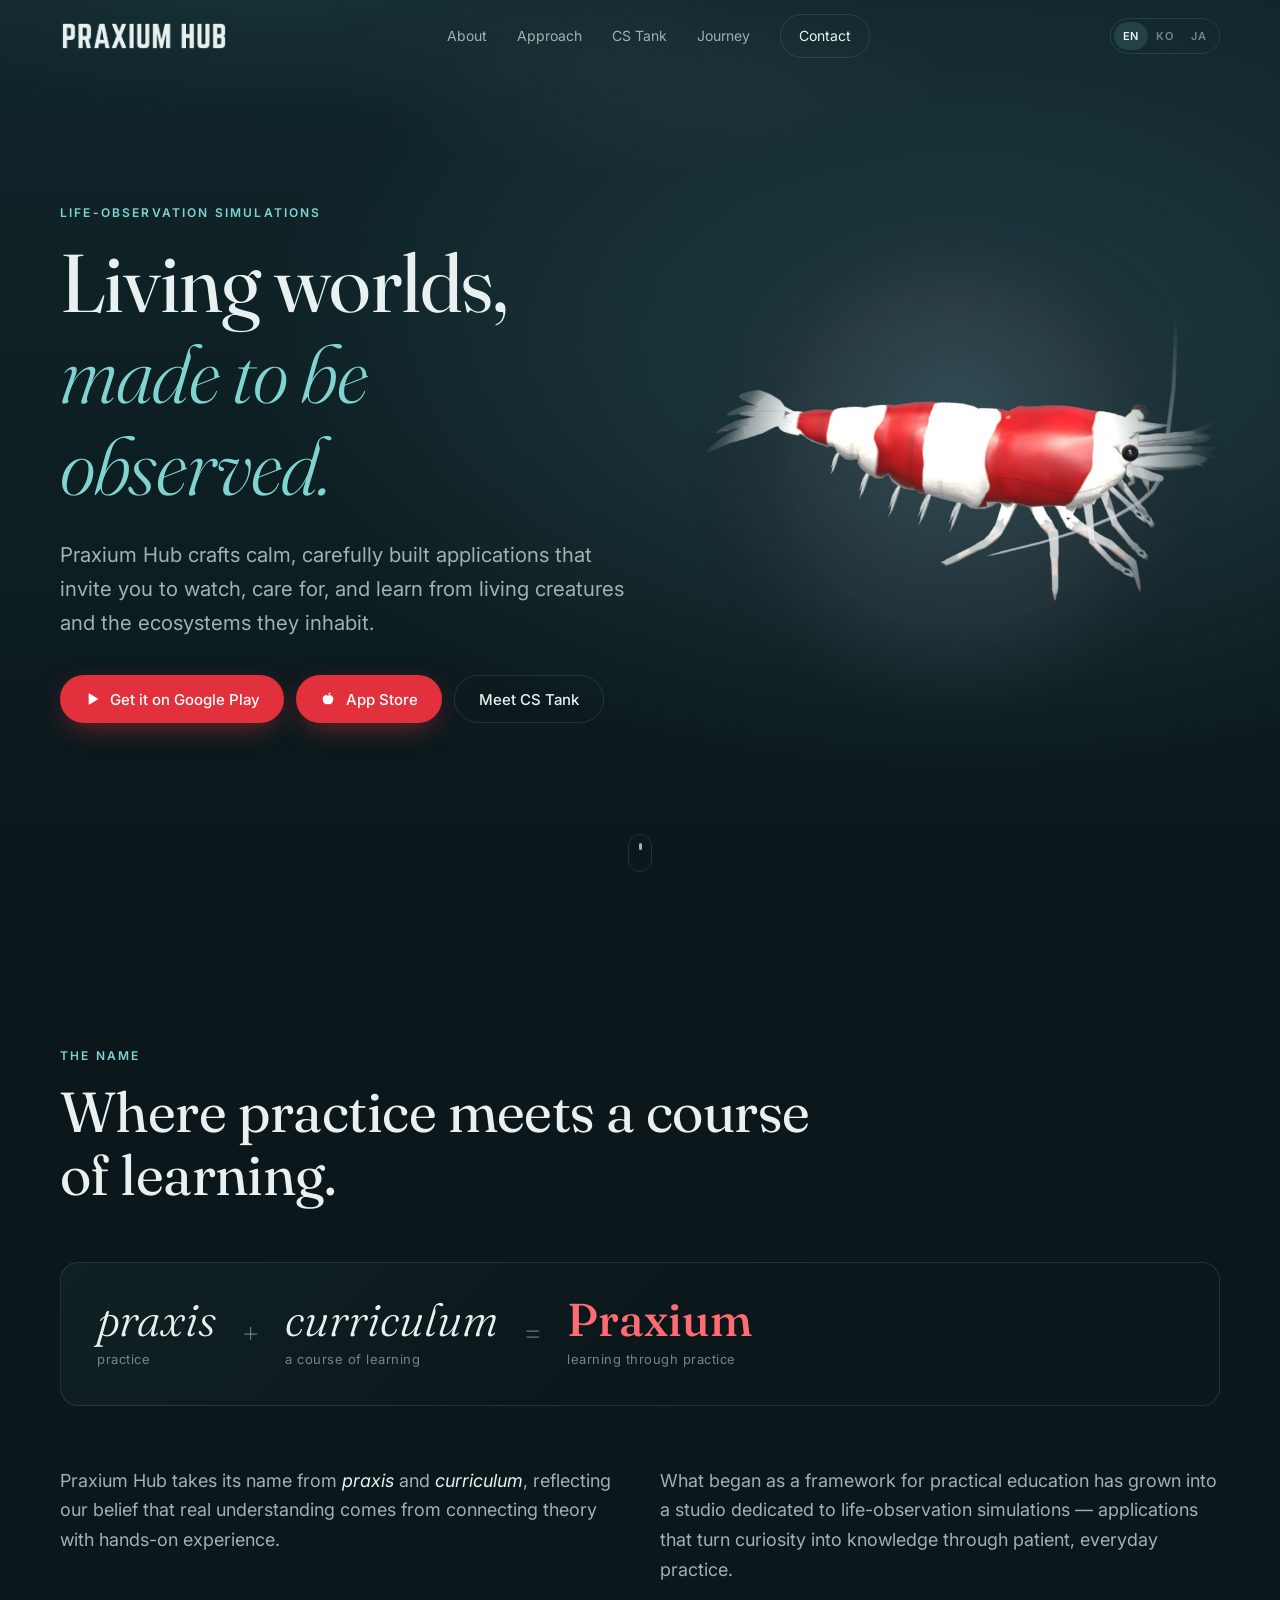
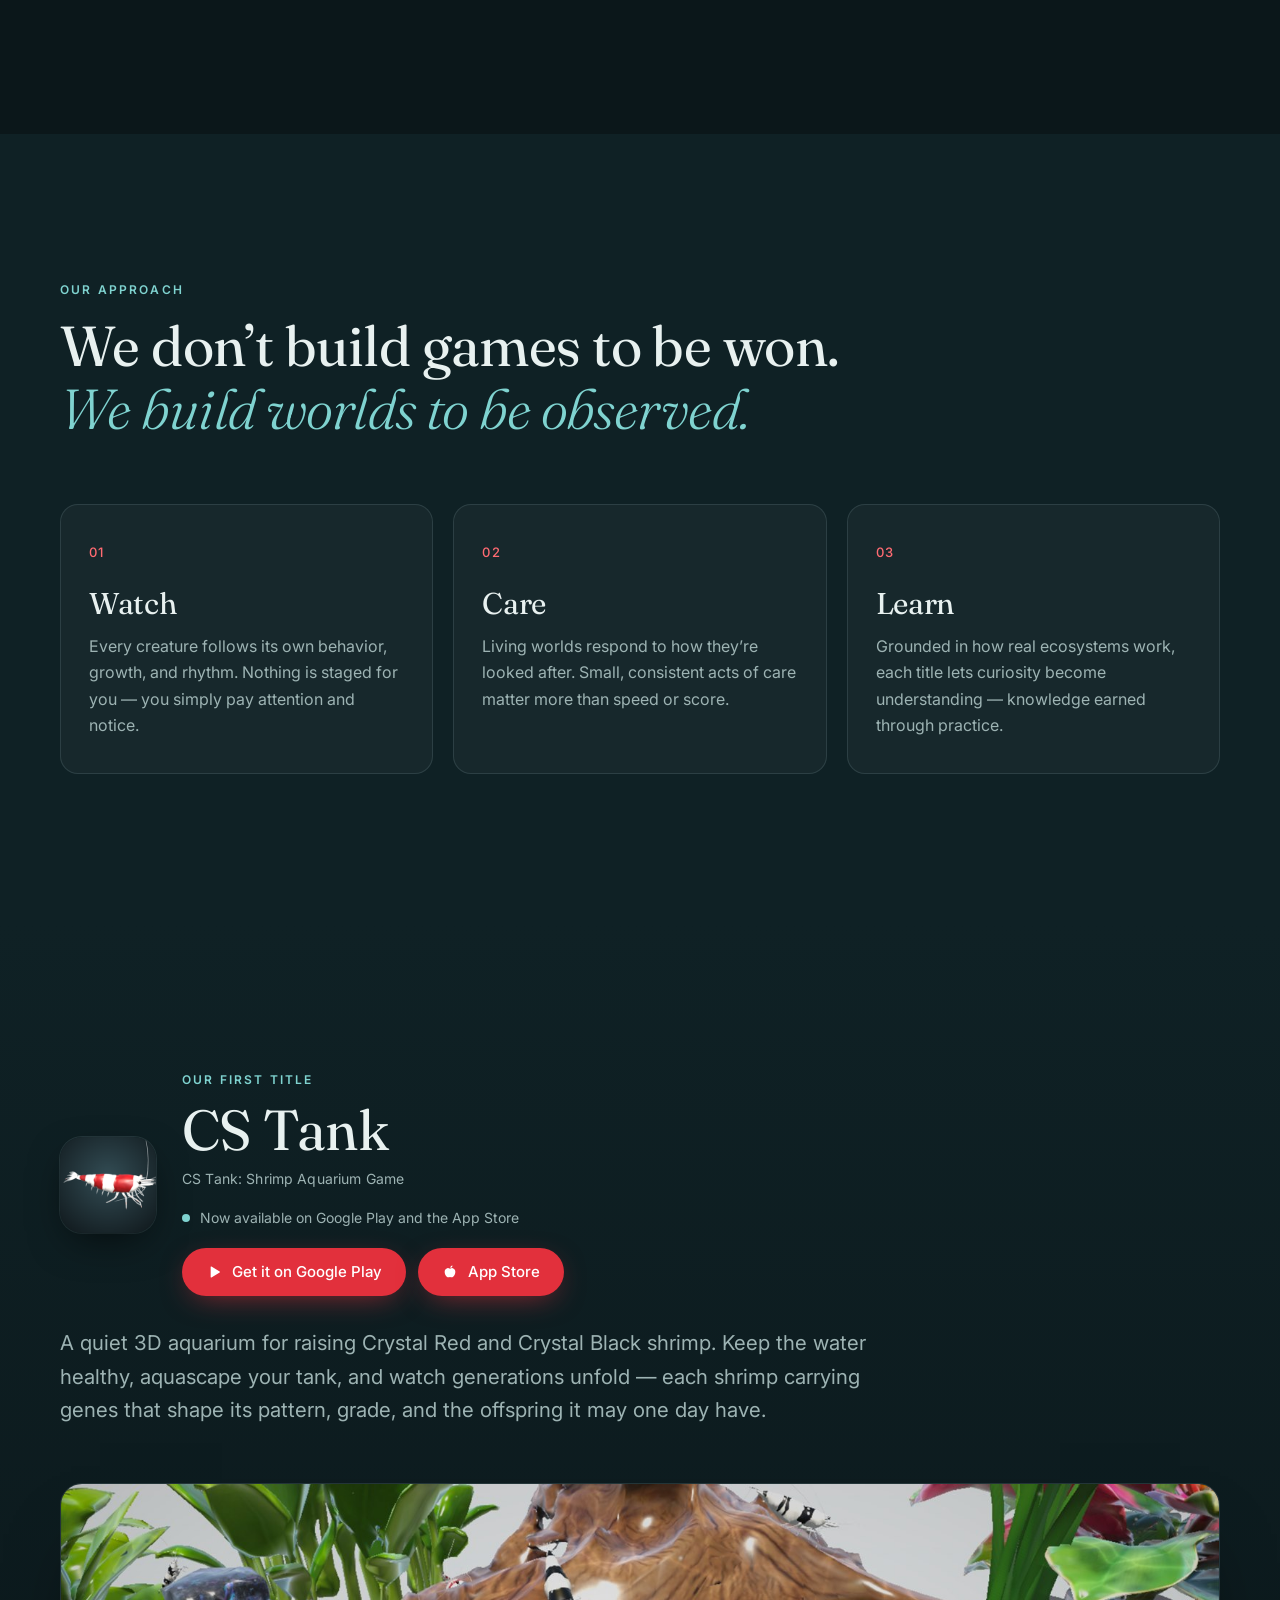
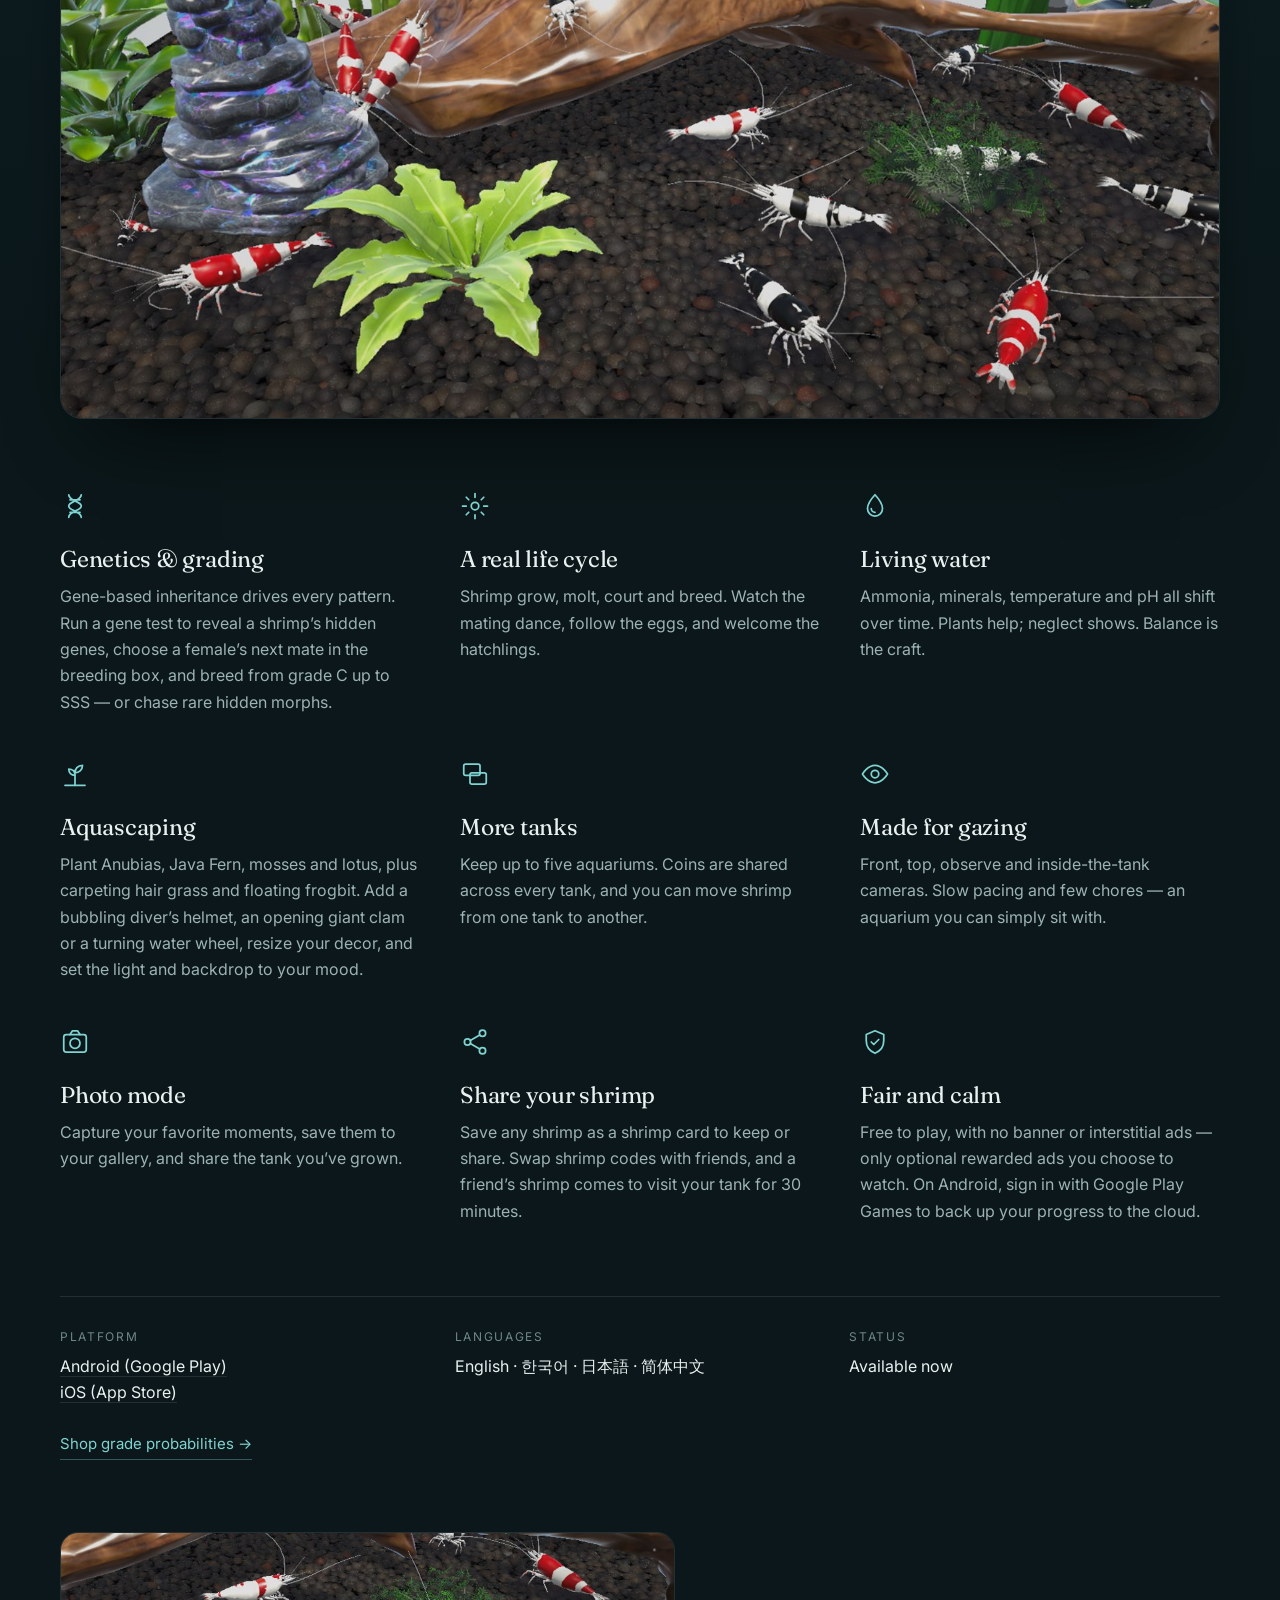
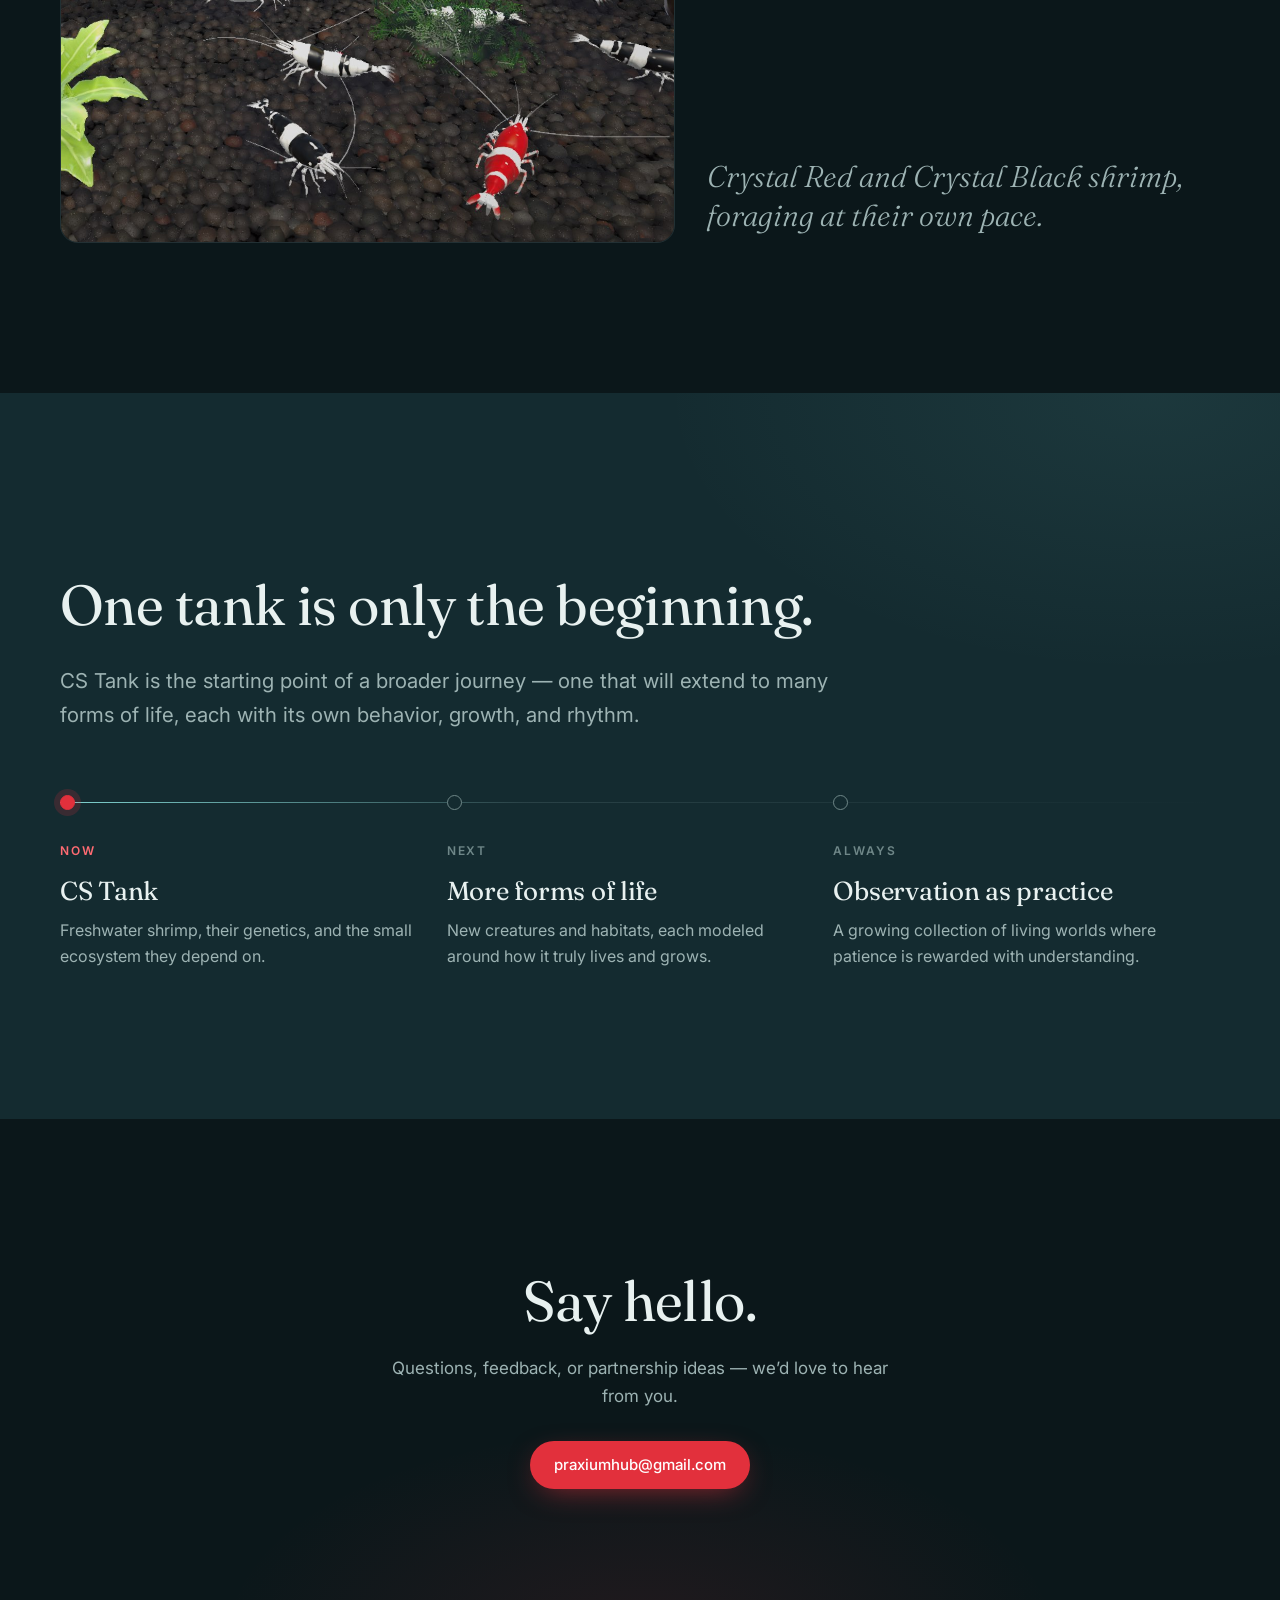
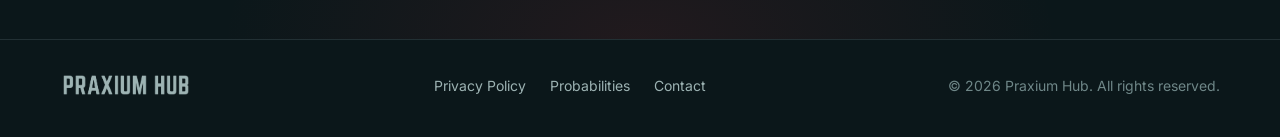
<file: index.html>
<!doctype html>
<html lang="en">
<head>
  <meta charset="utf-8">
  <meta name="viewport" content="width=device-width, initial-scale=1">
  <script>
    // Pick the language before first paint (?lang= → saved choice → English)
    (function () {
      var langs = ["en", "ko", "ja"], l;
      try { l = new URLSearchParams(location.search).get("lang") || localStorage.getItem("lang"); } catch (e) {}
      if (langs.indexOf(l) < 0) { l = "en"; }
      var root = document.documentElement;
      root.lang = l;
      if (l !== "en") {
        root.classList.add("i18n-wait");
        setTimeout(function () { root.classList.remove("i18n-wait"); }, 2000);
      }
    })();
  </script>
  <title data-i18n="meta.title">Praxium Hub — Living worlds, made to be observed</title>
  <meta name="description" data-i18n-attr="content:meta.desc" content="Praxium Hub is a studio for life-observation simulations: calm, carefully crafted apps that invite you to watch, care for, and learn from living creatures. Our first title is CS Tank: Shrimp Aquarium Game.">
  <link rel="canonical" href="https://praxiumhub.com/">
  <meta name="theme-color" content="#0d1b1f">

  <meta property="og:type" content="website">
  <meta property="og:site_name" content="Praxium Hub">
  <meta property="og:title" content="Praxium Hub — Living worlds, made to be observed">
  <meta property="og:description" content="A studio for life-observation simulations. Our first title is CS Tank: Shrimp Aquarium Game.">
  <meta property="og:url" content="https://praxiumhub.com/">
  <meta property="og:image" content="https://praxiumhub.com/assets/img/tank.jpg">
  <meta name="twitter:card" content="summary_large_image">

  <link rel="icon" type="image/png" href="/favicon.png?v=3">
  <link rel="apple-touch-icon" href="/assets/img/apple-touch-icon.png?v=3">

  <link rel="preconnect" href="https://fonts.googleapis.com">
  <link rel="preconnect" href="https://fonts.gstatic.com" crossorigin>
  <link href="https://fonts.googleapis.com/css2?family=Fraunces:ital,opsz,wght@0,9..144,300;0,9..144,400;0,9..144,500;1,9..144,300;1,9..144,400&family=Inter:wght@400;500;600&family=Noto+Serif+KR:wght@300;400;500&family=Noto+Serif+JP:wght@300;400;500&display=swap" rel="stylesheet">
  <link rel="stylesheet" href="/assets/css/styles.css?v=8">

  <script type="application/ld+json">
  {
    "@context": "https://schema.org",
    "@type": "Organization",
    "name": "Praxium Hub",
    "url": "https://praxiumhub.com/",
    "logo": "https://praxiumhub.com/assets/img/app-icon.png",
    "email": "praxiumhub@gmail.com"
  }
  </script>
</head>
<body>
  <a class="skip" href="#main" data-i18n="skip">Skip to content</a>

  <header class="nav" id="top">
    <div class="nav__inner">
      <a class="brand" href="/" aria-label="Praxium Hub home">
        <span class="brand__mark" role="img" aria-label="Praxium Hub"></span>
      </a>
      <nav class="nav__links" id="nav-links" aria-label="Primary">
        <a href="#about" data-i18n="nav.about">About</a>
        <a href="#approach" data-i18n="nav.approach">Approach</a>
        <a href="#crystal-shrimp-tank">CS Tank</a>
        <a href="#journey" data-i18n="nav.journey">Journey</a>
        <a href="#contact" class="nav__cta" data-i18n="nav.contact">Contact</a>
      </nav>
      <div class="nav__right">
        <div class="lang" role="group" aria-label="Language">
          <button type="button" data-set-lang="en" lang="en" aria-label="English">EN</button>
          <button type="button" data-set-lang="ko" lang="ko" aria-label="한국어">KO</button>
          <button type="button" data-set-lang="ja" lang="ja" aria-label="日本語">JA</button>
        </div>
        <button class="nav__toggle" aria-expanded="false" aria-controls="nav-links" aria-label="Open menu">
          <span></span><span></span>
        </button>
      </div>
    </div>
  </header>

  <main id="main">
    <!-- HERO -->
    <section class="hero">
      <div class="hero__water" aria-hidden="true">
        <div class="caustics"></div>
        <div class="bubbles"></div>
      </div>
      <div class="wrap hero__grid">
        <div class="hero__copy">
          <p class="eyebrow reveal" data-i18n="hero.eyebrow">Life-observation simulations</p>
          <h1 class="reveal" data-i18n="hero.title">Living worlds,<br><em>made to be observed.</em></h1>
          <p class="lede reveal" data-i18n="hero.lede">
            Praxium Hub crafts calm, carefully built applications that invite you to watch,
            care for, and learn from living creatures and the ecosystems they inhabit.
          </p>
          <div class="hero__actions reveal">
            <a class="btn btn--primary" href="https://play.google.com/store/apps/details?id=com.praxiumhub.crystalshrimp" target="_blank" rel="noopener"><svg class="btn__icon" viewBox="0 0 24 24" aria-hidden="true"><path d="M7 4.5v15a.8.8 0 0 0 1.2.7l12.3-7.5a.8.8 0 0 0 0-1.4L8.2 3.8A.8.8 0 0 0 7 4.5z"/></svg><span data-i18n="play.get">Get it on Google Play</span></a>
            <a class="btn btn--primary" href="https://apps.apple.com/app/cs-tank-shrimp-aquarium-game/id6837567659" target="_blank" rel="noopener"><svg class="btn__icon" viewBox="0 0 24 24" aria-hidden="true"><path d="M12 7.3c-1.2-.9-2.6-1.3-3.9-1.1C5.6 6.6 4 8.8 4 11.7c0 3.9 2.6 8.3 5.3 8.3 1 0 1.7-.5 2.7-.5s1.7.5 2.7.5c2.7 0 5.3-4.4 5.3-8.3 0-2.9-1.6-5.1-4.1-5.5-1.3-.2-2.7.2-3.9 1.1z"/><path d="M12.4 5.6c0-1.9 1.4-3.4 3.3-3.5.1 1.9-1.4 3.5-3.3 3.5z"/></svg><span>App Store</span></a>
            <a class="btn btn--ghost" href="#crystal-shrimp-tank" data-i18n="hero.cta">Meet CS Tank</a>
          </div>
        </div>
        <figure class="hero__art reveal" aria-hidden="true">
          <div class="hero__glow"></div>
          <img src="/assets/img/crystal-shrimp.jpg?v=3" alt="" width="900" height="900" fetchpriority="high">
        </figure>
      </div>
      <a class="scroll-cue" href="#about" aria-label="Scroll to About"><span></span></a>
    </section>

    <!-- ABOUT / NAME -->
    <section class="section about" id="about">
      <div class="wrap">
        <p class="eyebrow reveal" data-i18n="about.eyebrow">The name</p>
        <h2 class="reveal" data-i18n="about.title">Where practice meets a course of learning.</h2>

        <div class="equation reveal" role="img" aria-label="Praxis plus curriculum equals Praxium" data-i18n-attr="aria-label:about.eqLabel">
          <div class="term">
            <span class="term__word">praxis</span>
            <span class="term__gloss" data-i18n="about.g1">practice</span>
          </div>
          <span class="op">+</span>
          <div class="term">
            <span class="term__word">curriculum</span>
            <span class="term__gloss" data-i18n="about.g2">a course of learning</span>
          </div>
          <span class="op">=</span>
          <div class="term term--result">
            <span class="term__word">Praxium</span>
            <span class="term__gloss" data-i18n="about.g3">learning through practice</span>
          </div>
        </div>

        <div class="cols reveal">
          <p data-i18n="about.p1">
            Praxium Hub takes its name from <em>praxis</em> and <em>curriculum</em>, reflecting our belief
            that real understanding comes from connecting theory with hands-on experience.
          </p>
          <p data-i18n="about.p2">
            What began as a framework for practical education has grown into a studio dedicated to
            life-observation simulations — applications that turn curiosity into knowledge through
            patient, everyday practice.
          </p>
        </div>
      </div>
    </section>

    <!-- APPROACH -->
    <section class="section approach" id="approach">
      <div class="wrap">
        <p class="eyebrow reveal" data-i18n="approach.eyebrow">Our approach</p>
        <h2 class="reveal" data-i18n="approach.title">We don’t build games to be won.<br><em>We build worlds to be observed.</em></h2>

        <ol class="pillars">
          <li class="pillar reveal">
            <span class="pillar__num">01</span>
            <h3 data-i18n="approach.p1.t">Watch</h3>
            <p data-i18n="approach.p1.d">Every creature follows its own behavior, growth, and rhythm. Nothing is staged for you — you simply pay attention and notice.</p>
          </li>
          <li class="pillar reveal">
            <span class="pillar__num">02</span>
            <h3 data-i18n="approach.p2.t">Care</h3>
            <p data-i18n="approach.p2.d">Living worlds respond to how they’re looked after. Small, consistent acts of care matter more than speed or score.</p>
          </li>
          <li class="pillar reveal">
            <span class="pillar__num">03</span>
            <h3 data-i18n="approach.p3.t">Learn</h3>
            <p data-i18n="approach.p3.d">Grounded in how real ecosystems work, each title lets curiosity become understanding — knowledge earned through practice.</p>
          </li>
        </ol>
      </div>
    </section>

    <!-- PRODUCT -->
    <section class="section product" id="crystal-shrimp-tank">
      <div class="wrap">
        <div class="product__head">
          <img class="product__icon reveal" src="/assets/img/app-icon.png?v=3" alt="CS Tank app icon" width="96" height="96">
          <div>
            <p class="eyebrow reveal" data-i18n="product.eyebrow">Our first title</p>
            <h2 class="reveal">CS Tank</h2>
            <p class="product__store reveal" data-i18n="product.storeName">CS Tank: Shrimp Aquarium Game</p>
            <p class="product__status reveal"><span class="dot"></span> <span data-i18n="product.status">Now available on Google Play and the App Store</span></p>
            <div class="product__stores reveal">
              <a class="btn btn--primary" href="https://play.google.com/store/apps/details?id=com.praxiumhub.crystalshrimp" target="_blank" rel="noopener"><svg class="btn__icon" viewBox="0 0 24 24" aria-hidden="true"><path d="M7 4.5v15a.8.8 0 0 0 1.2.7l12.3-7.5a.8.8 0 0 0 0-1.4L8.2 3.8A.8.8 0 0 0 7 4.5z"/></svg><span data-i18n="play.get">Get it on Google Play</span></a>
              <a class="btn btn--primary" href="https://apps.apple.com/app/cs-tank-shrimp-aquarium-game/id6837567659" target="_blank" rel="noopener"><svg class="btn__icon" viewBox="0 0 24 24" aria-hidden="true"><path d="M12 7.3c-1.2-.9-2.6-1.3-3.9-1.1C5.6 6.6 4 8.8 4 11.7c0 3.9 2.6 8.3 5.3 8.3 1 0 1.7-.5 2.7-.5s1.7.5 2.7.5c2.7 0 5.3-4.4 5.3-8.3 0-2.9-1.6-5.1-4.1-5.5-1.3-.2-2.7.2-3.9 1.1z"/><path d="M12.4 5.6c0-1.9 1.4-3.4 3.3-3.5.1 1.9-1.4 3.5-3.3 3.5z"/></svg><span>App Store</span></a>
            </div>
          </div>
        </div>

        <p class="lede reveal" data-i18n="product.lede">
          A quiet 3D aquarium for raising Crystal Red and Crystal Black shrimp. Keep the water healthy,
          aquascape your tank, and watch generations unfold — each shrimp carrying genes that shape
          its pattern, grade, and the offspring it may one day have.
        </p>

        <figure class="shot reveal">
          <img src="/assets/img/tank.jpg?v=3" alt="A planted aquarium in CS Tank: Crystal Red and Crystal Black shrimp gather on dark soil around driftwood, a stacked-stone tower and aquatic plants" data-i18n-attr="alt:product.shotAlt" width="1600" height="738" loading="lazy">
        </figure>

        <ul class="features">
          <li class="feature reveal">
            <svg viewBox="0 0 24 24" aria-hidden="true"><path d="M7 3c0 5 10 5 10 9s-10 4-10 9M17 3c0 5-10 5-10 9s10 4 10 9M8 7h8M8 17h8"/></svg>
            <h3 data-i18n="f1.t">Genetics &amp; grading</h3>
            <p data-i18n="f1.d">Gene-based inheritance drives every pattern. Run a gene test to reveal a shrimp’s hidden genes, choose a female’s next mate in the breeding box, and breed from grade C up to SSS — or chase rare hidden morphs.</p>
          </li>
          <li class="feature reveal">
            <svg viewBox="0 0 24 24" aria-hidden="true"><circle cx="12" cy="12" r="3"/><path d="M12 2v3M12 19v3M2 12h3M19 12h3M5 5l2 2M17 17l2 2M19 5l-2 2M7 17l-2 2"/></svg>
            <h3 data-i18n="f2.t">A real life cycle</h3>
            <p data-i18n="f2.d">Shrimp grow, molt, court and breed. Watch the mating dance, follow the eggs, and welcome the hatchlings.</p>
          </li>
          <li class="feature reveal">
            <svg viewBox="0 0 24 24" aria-hidden="true"><path d="M12 3s6 6.5 6 11a6 6 0 0 1-12 0c0-4.5 6-11 6-11z"/><path d="M9 14a3 3 0 0 0 3 3"/></svg>
            <h3 data-i18n="f3.t">Living water</h3>
            <p data-i18n="f3.d">Ammonia, minerals, temperature and pH all shift over time. Plants help; neglect shows. Balance is the craft.</p>
          </li>
          <li class="feature reveal">
            <svg viewBox="0 0 24 24" aria-hidden="true"><path d="M12 21V9M12 13c-3 0-5-2-5-5 3 0 5 2 5 5zM12 11c0-3 2-6 6-6 0 4-3 6-6 6z"/><path d="M4 21h16"/></svg>
            <h3 data-i18n="f4.t">Aquascaping</h3>
            <p data-i18n="f4.d">Plant Anubias, Java Fern, mosses and lotus, plus carpeting hair grass and floating frogbit. Add a bubbling diver’s helmet, an opening giant clam or a turning water wheel, resize your decor, and set the light and backdrop to your mood.</p>
          </li>
          <li class="feature reveal">
            <svg viewBox="0 0 24 24" aria-hidden="true"><rect x="3" y="4" width="13" height="9" rx="1.5"/><rect x="8" y="11" width="13" height="9" rx="1.5"/></svg>
            <h3 data-i18n="f7.t">More tanks</h3>
            <p data-i18n="f7.d">Keep up to five aquariums. Coins are shared across every tank, and you can move shrimp from one tank to another.</p>
          </li>
          <li class="feature reveal">
            <svg viewBox="0 0 24 24" aria-hidden="true"><path d="M2 12s4-7 10-7 10 7 10 7-4 7-10 7S2 12 2 12z"/><circle cx="12" cy="12" r="3"/></svg>
            <h3 data-i18n="f5.t">Made for gazing</h3>
            <p data-i18n="f5.d">Front, top, observe and inside-the-tank cameras. Slow pacing and few chores — an aquarium you can simply sit with.</p>
          </li>
          <li class="feature reveal">
            <svg viewBox="0 0 24 24" aria-hidden="true"><rect x="3" y="6" width="18" height="14" rx="2"/><circle cx="12" cy="13" r="4"/><path d="M8 6l2-3h4l2 3"/></svg>
            <h3 data-i18n="f6.t">Photo mode</h3>
            <p data-i18n="f6.d">Capture your favorite moments, save them to your gallery, and share the tank you’ve grown.</p>
          </li>
          <li class="feature reveal">
            <svg viewBox="0 0 24 24" aria-hidden="true"><circle cx="18" cy="5" r="2.5"/><circle cx="6" cy="12" r="2.5"/><circle cx="18" cy="19" r="2.5"/><path d="M8.2 10.8l7.6-4.4M8.2 13.2l7.6 4.4"/></svg>
            <h3 data-i18n="f8.t">Share your shrimp</h3>
            <p data-i18n="f8.d">Save any shrimp as a shrimp card to keep or share. Swap shrimp codes with friends, and a friend’s shrimp comes to visit your tank for 30 minutes.</p>
          </li>
          <li class="feature reveal">
            <svg viewBox="0 0 24 24" aria-hidden="true"><path d="M12 3l7 3v5c0 4.5-3 8.3-7 10-4-1.7-7-5.5-7-10V6l7-3z"/><path d="M9 12l2 2 4-4"/></svg>
            <h3 data-i18n="f9.t">Fair and calm</h3>
            <p data-i18n="f9.d">Free to play, with no banner or interstitial ads — only optional rewarded ads you choose to watch. On Android, sign in with Google Play Games to back up your progress to the cloud.</p>
          </li>
        </ul>

        <div class="product__meta reveal">
          <dl>
            <div><dt data-i18n="meta.platform">Platform</dt><dd><a href="https://play.google.com/store/apps/details?id=com.praxiumhub.crystalshrimp" target="_blank" rel="noopener">Android (Google Play)</a><br><a href="https://apps.apple.com/app/cs-tank-shrimp-aquarium-game/id6837567659" target="_blank" rel="noopener">iOS (App Store)</a></dd></div>
            <div><dt data-i18n="meta.languages">Languages</dt><dd class="langs"><span>English</span> · <span>한국어</span> · <span>日本語</span> · <span>简体中文</span></dd></div>
            <div><dt data-i18n="meta.status">Status</dt><dd data-i18n="meta.statusValue">Available now</dd></div>
          </dl>
          <a class="text-link" href="/cs-tank/probabilities.html" data-i18n="odds.link">Shop grade probabilities →</a>
        </div>

        <figure class="detail reveal">
          <img src="/assets/img/tank-detail.jpg?v=3" alt="Close-up of Crystal Red and Crystal Black shrimp foraging on dark soil beside a patch of moss" data-i18n-attr="alt:detail.alt" width="1190" height="600" loading="lazy">
          <figcaption data-i18n="detail.caption">Crystal Red and Crystal Black shrimp, foraging at their own pace.</figcaption>
        </figure>
      </div>
    </section>

    <!-- JOURNEY -->
    <section class="section journey" id="journey">
      <div class="wrap">
        <p class="eyebrow reveal" data-i18n="journey.eyebrow">The journey ahead</p>
        <h2 class="reveal" data-i18n="journey.title">One tank is only the beginning.</h2>
        <p class="lede reveal" data-i18n="journey.lede">
          CS Tank is the starting point of a broader journey — one that will extend to many
          forms of life, each with its own behavior, growth, and rhythm.
        </p>

        <ol class="timeline">
          <li class="reveal is-now">
            <span class="timeline__tag" data-i18n="journey.t1.tag">Now</span>
            <h3>CS Tank</h3>
            <p data-i18n="journey.t1.d">Freshwater shrimp, their genetics, and the small ecosystem they depend on.</p>
          </li>
          <li class="reveal">
            <span class="timeline__tag" data-i18n="journey.t2.tag">Next</span>
            <h3 data-i18n="journey.t2.t">More forms of life</h3>
            <p data-i18n="journey.t2.d">New creatures and habitats, each modeled around how it truly lives and grows.</p>
          </li>
          <li class="reveal">
            <span class="timeline__tag" data-i18n="journey.t3.tag">Always</span>
            <h3 data-i18n="journey.t3.t">Observation as practice</h3>
            <p data-i18n="journey.t3.d">A growing collection of living worlds where patience is rewarded with understanding.</p>
          </li>
        </ol>
      </div>
    </section>

    <!-- CONTACT -->
    <section class="section contact" id="contact">
      <div class="wrap contact__inner reveal">
        <h2 data-i18n="contact.title">Say hello.</h2>
        <p data-i18n="contact.text">Questions, feedback, or partnership ideas — we’d love to hear from you.</p>
        <a class="btn btn--primary" href="mailto:praxiumhub@gmail.com">praxiumhub@gmail.com</a>
      </div>
    </section>
  </main>

  <footer class="footer">
    <div class="wrap footer__inner">
      <span class="brand__mark brand__mark--sm" role="img" aria-label="Praxium Hub"></span>
      <nav aria-label="Footer">
        <a href="/privacy.html" data-i18n="footer.privacy">Privacy Policy</a>
        <a href="/cs-tank/probabilities.html" data-i18n="footer.odds">Probabilities</a>
        <a href="#contact" data-i18n="nav.contact">Contact</a>
      </nav>
      <p>© <span id="year">2026</span> Praxium Hub. All rights reserved.</p>
    </div>
  </footer>

  <script src="/assets/js/i18n.js?v=11"></script>
  <script src="/assets/js/main.js?v=7" defer></script>
</body>
</html>
</file>
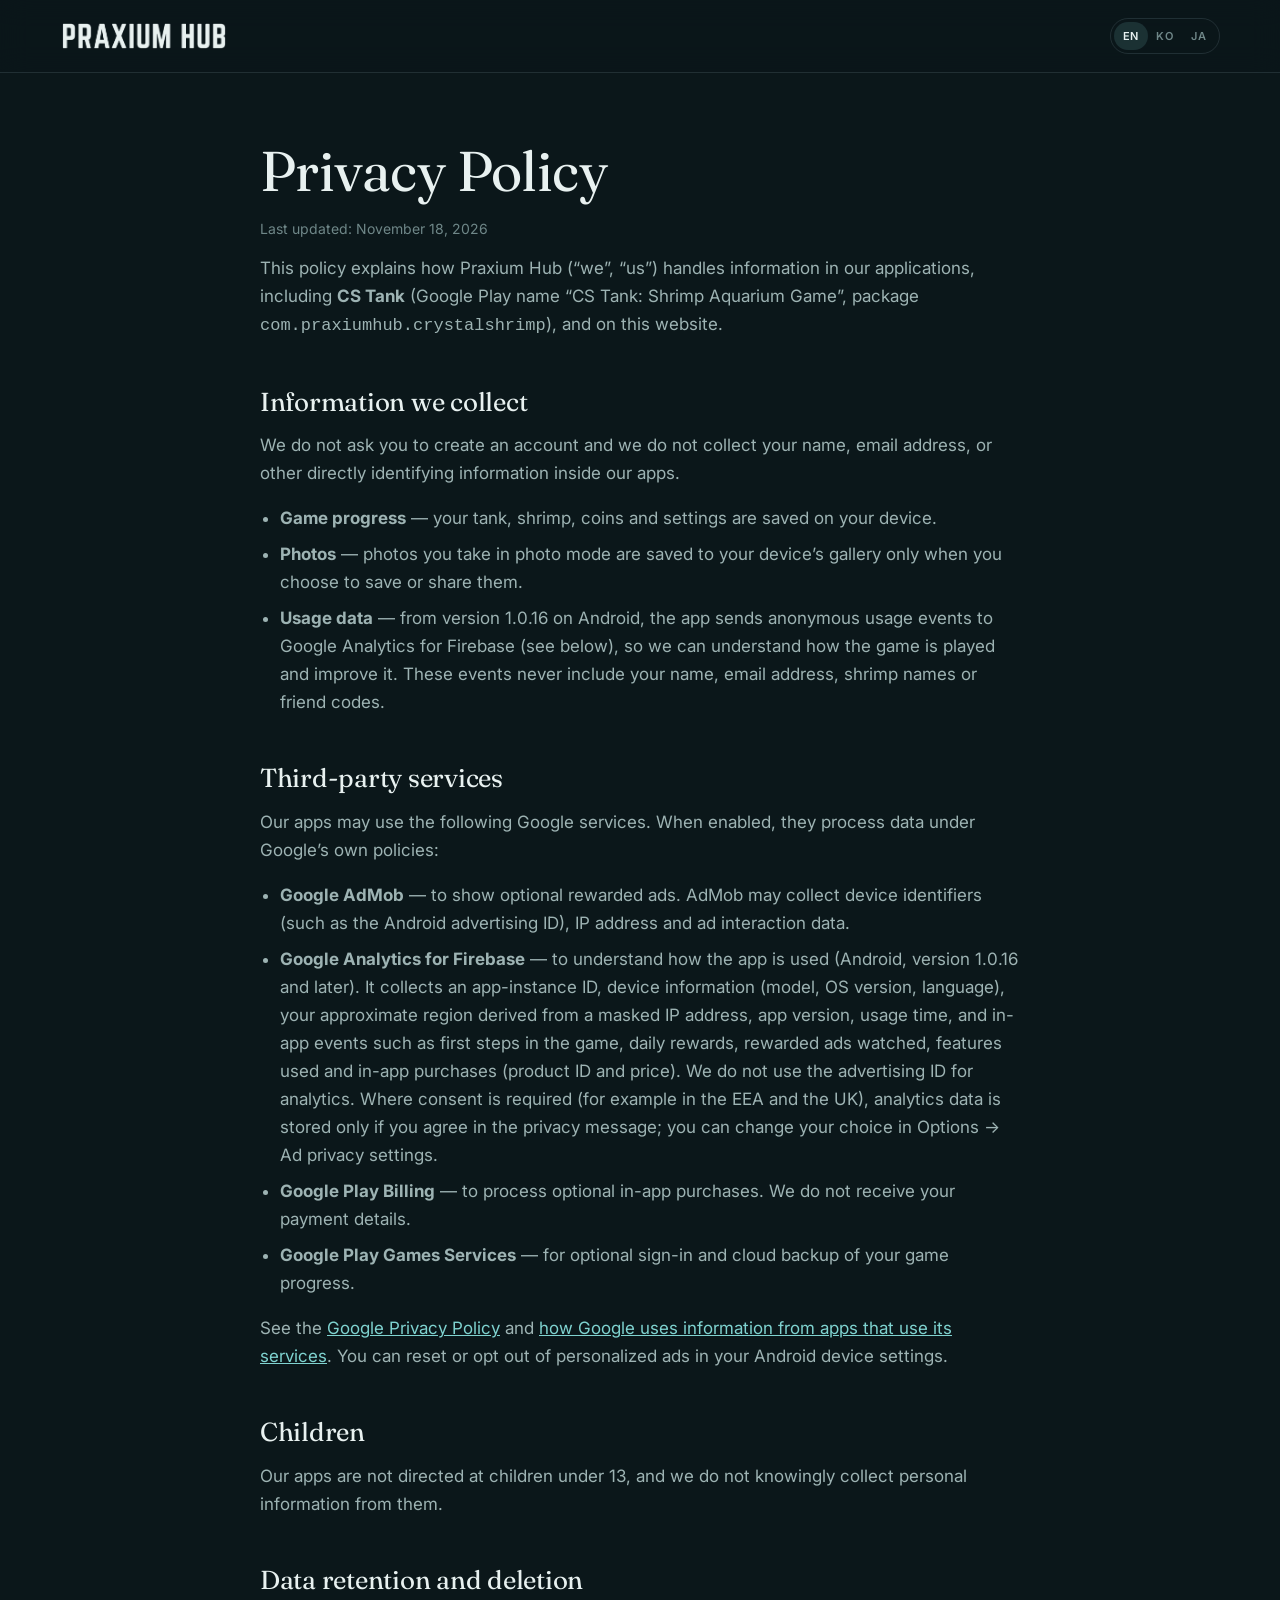
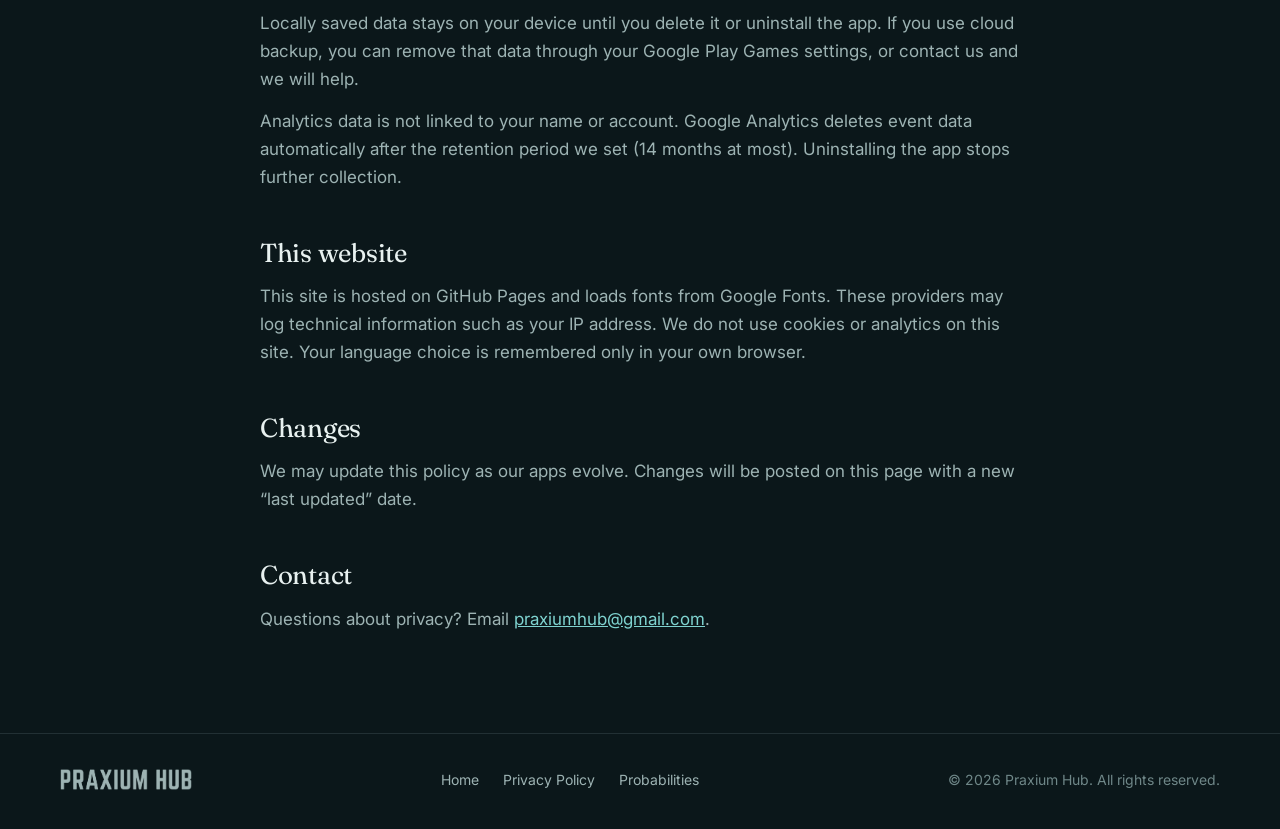
<file: privacy.html>
<!doctype html>
<html lang="en">
<head>
  <meta charset="utf-8">
  <meta name="viewport" content="width=device-width, initial-scale=1">
  <script>
    (function () {
      var langs = ["en", "ko", "ja"], l;
      try { l = new URLSearchParams(location.search).get("lang") || localStorage.getItem("lang"); } catch (e) {}
      if (langs.indexOf(l) < 0) { l = "en"; }
      var root = document.documentElement;
      root.lang = l;
      if (l !== "en") {
        root.classList.add("i18n-wait");
        setTimeout(function () { root.classList.remove("i18n-wait"); }, 2000);
      }
    })();
  </script>
  <title data-i18n="privacy.title">Privacy Policy — Praxium Hub</title>
  <meta name="description" data-i18n-attr="content:privacy.desc" content="Privacy policy for Praxium Hub and CS Tank.">
  <link rel="canonical" href="https://praxiumhub.com/privacy.html">
  <meta name="theme-color" content="#0d1b1f">
  <link rel="icon" type="image/png" href="/favicon.png?v=3">
  <link rel="preconnect" href="https://fonts.googleapis.com">
  <link rel="preconnect" href="https://fonts.gstatic.com" crossorigin>
  <link href="https://fonts.googleapis.com/css2?family=Fraunces:ital,opsz,wght@0,9..144,300;0,9..144,400;0,9..144,500;1,9..144,300&family=Inter:wght@400;500;600&family=Noto+Serif+KR:wght@400;500&family=Noto+Serif+JP:wght@400;500&display=swap" rel="stylesheet">
  <link rel="stylesheet" href="/assets/css/styles.css?v=8">
</head>
<body>
  <header class="nav is-scrolled">
    <div class="nav__inner">
      <a class="brand" href="/" aria-label="Praxium Hub home"><span class="brand__mark" role="img" aria-label="Praxium Hub"></span></a>
      <div class="nav__right">
        <div class="lang" role="group" aria-label="Language">
          <button type="button" data-set-lang="en" lang="en" aria-label="English">EN</button>
          <button type="button" data-set-lang="ko" lang="ko" aria-label="한국어">KO</button>
          <button type="button" data-set-lang="ja" lang="ja" aria-label="日本語">JA</button>
        </div>
      </div>
    </div>
  </header>

  <main class="doc">
    <!-- English -->
    <div class="wrap" data-lang-only="en" lang="en">
      <h1>Privacy Policy</h1>
      <p class="updated">Last updated: November 18, 2026</p>

      <p>This policy explains how Praxium Hub (“we”, “us”) handles information in our applications, including
        <strong>CS Tank</strong> (Google Play name “CS Tank: Shrimp Aquarium Game”, package <code>com.praxiumhub.crystalshrimp</code>), and on this website.</p>

      <h2>Information we collect</h2>
      <p>We do not ask you to create an account and we do not collect your name, email address, or other directly
        identifying information inside our apps.</p>
      <ul>
        <li><strong>Game progress</strong> — your tank, shrimp, coins and settings are saved on your device.</li>
        <li><strong>Photos</strong> — photos you take in photo mode are saved to your device’s gallery only when you choose to save or share them.</li>
        <li><strong>Usage data</strong> — from version 1.0.16 on Android, the app sends anonymous usage events to Google Analytics for Firebase (see below), so we can understand how the game is played and improve it. These events never include your name, email address, shrimp names or friend codes.</li>
      </ul>

      <h2>Third-party services</h2>
      <p>Our apps may use the following Google services. When enabled, they process data under Google’s own policies:</p>
      <ul>
        <li><strong>Google AdMob</strong> — to show optional rewarded ads. AdMob may collect device identifiers (such as the Android advertising ID), IP address and ad interaction data.</li>
        <li><strong>Google Analytics for Firebase</strong> — to understand how the app is used (Android, version 1.0.16 and later). It collects an app-instance ID, device information (model, OS version, language), your approximate region derived from a masked IP address, app version, usage time, and in-app events such as first steps in the game, daily rewards, rewarded ads watched, features used and in-app purchases (product ID and price). We do not use the advertising ID for analytics. Where consent is required (for example in the EEA and the UK), analytics data is stored only if you agree in the privacy message; you can change your choice in Options → Ad privacy settings.</li>
        <li><strong>Google Play Billing</strong> — to process optional in-app purchases. We do not receive your payment details.</li>
        <li><strong>Google Play Games Services</strong> — for optional sign-in and cloud backup of your game progress.</li>
      </ul>
      <p>See the <a href="https://policies.google.com/privacy" rel="noopener">Google Privacy Policy</a> and
        <a href="https://policies.google.com/technologies/partner-sites" rel="noopener">how Google uses information from apps that use its services</a>.
        You can reset or opt out of personalized ads in your Android device settings.</p>

      <h2>Children</h2>
      <p>Our apps are not directed at children under 13, and we do not knowingly collect personal information from them.</p>

      <h2>Data retention and deletion</h2>
      <p>Locally saved data stays on your device until you delete it or uninstall the app. If you use cloud backup, you can
        remove that data through your Google Play Games settings, or contact us and we will help.</p>
      <p>Analytics data is not linked to your name or account. Google Analytics deletes event data automatically after the retention period we set (14 months at most). Uninstalling the app stops further collection.</p>

      <h2>This website</h2>
      <p>This site is hosted on GitHub Pages and loads fonts from Google Fonts. These providers may log technical
        information such as your IP address. We do not use cookies or analytics on this site. Your language choice is
        remembered only in your own browser.</p>

      <h2>Changes</h2>
      <p>We may update this policy as our apps evolve. Changes will be posted on this page with a new “last updated” date.</p>

      <h2>Contact</h2>
      <p>Questions about privacy? Email <a href="mailto:praxiumhub@gmail.com">praxiumhub@gmail.com</a>.</p>
    </div>

    <!-- 한국어 -->
    <div class="wrap" data-lang-only="ko" lang="ko">
      <h1>개인정보처리방침</h1>
      <p class="updated">최종 수정일: 2026년 11월 18일</p>

      <p>본 방침은 Praxium Hub(이하 “회사”)가 <strong>CS Tank</strong>(Google Play 이름 “CS Tank: 크리스탈 새우 키우기 어항”, 패키지명 <code>com.praxiumhub.crystalshrimp</code>)를
        비롯한 회사의 앱과 본 웹사이트에서 정보를 어떻게 처리하는지 설명합니다.</p>

      <h2>수집하는 정보</h2>
      <p>회사는 앱에서 회원가입을 요구하지 않으며, 이름이나 이메일 주소 등 개인을 직접 식별할 수 있는 정보를 수집하지 않습니다.</p>
      <ul>
        <li><strong>게임 진행 정보</strong> — 수조, 새우, 코인, 설정 등은 이용자의 기기에 저장됩니다.</li>
        <li><strong>사진</strong> — 사진 모드에서 촬영한 사진은 이용자가 저장 또는 공유를 선택한 경우에만 기기의 갤러리에 저장됩니다.</li>
        <li><strong>이용 정보</strong> — Android 1.0.16 버전부터 앱은 게임이 어떻게 이용되는지 파악하고 개선하기 위해 익명의 이용 이벤트를 Google Analytics for Firebase(아래 참고)로 전송합니다. 이 이벤트에는 이름, 이메일 주소, 새우 이름, 친구 코드가 포함되지 않습니다.</li>
      </ul>

      <h2>제3자 서비스</h2>
      <p>회사의 앱은 다음 Google 서비스를 이용할 수 있으며, 해당 서비스가 활성화된 경우 Google의 정책에 따라 데이터가 처리됩니다.</p>
      <ul>
        <li><strong>Google AdMob</strong> — 선택형 보상 광고 제공. 기기 식별자(Android 광고 ID 등), IP 주소, 광고 상호작용 정보가 수집될 수 있습니다.</li>
        <li><strong>Google Analytics for Firebase</strong> — 앱 이용 방식 분석(Android, 1.0.16 버전 이상). 앱 인스턴스 ID, 기기 정보(모델, OS 버전, 언어), 가려진(마스킹된) IP 주소에서 추정한 대략적인 지역, 앱 버전, 이용 시간, 그리고 게임 초반 진행, 매일 보상, 보상형 광고 시청, 기능 이용, 인앱 구매(상품 ID와 가격) 등의 앱 내 이벤트가 수집됩니다. 분석에는 광고 ID를 사용하지 않습니다. 동의가 필요한 지역(유럽경제지역, 영국 등)에서는 개인정보 보호 메시지에서 동의한 경우에만 분석 데이터가 저장되며, 설정 → 광고 개인정보 설정에서 선택을 바꿀 수 있습니다.</li>
        <li><strong>Google Play 결제</strong> — 선택형 인앱 결제 처리. 회사는 이용자의 결제 정보를 받지 않습니다.</li>
        <li><strong>Google Play 게임즈 서비스</strong> — 선택형 로그인 및 게임 진행 정보의 클라우드 백업.</li>
      </ul>
      <p>자세한 내용은 <a href="https://policies.google.com/privacy?hl=ko" rel="noopener">Google 개인정보처리방침</a>과
        <a href="https://policies.google.com/technologies/partner-sites?hl=ko" rel="noopener">Google 서비스를 사용하는 앱의 정보 이용 방식</a>을 참고해 주세요.
        맞춤 광고는 Android 기기 설정에서 재설정하거나 해제할 수 있습니다.</p>

      <h2>아동</h2>
      <p>회사의 앱은 만 13세 미만 아동을 대상으로 하지 않으며, 아동의 개인정보를 고의로 수집하지 않습니다.</p>

      <h2>보관 및 삭제</h2>
      <p>기기에 저장된 데이터는 이용자가 직접 삭제하거나 앱을 삭제할 때까지 기기에 남아 있습니다. 클라우드 백업을 이용한 경우
        Google Play 게임즈 설정에서 삭제할 수 있으며, 회사에 문의하시면 도와드립니다.</p>
      <p>분석 데이터는 이용자의 이름이나 계정과 연결되지 않습니다. Google 애널리틱스는 회사가 설정한 보관 기간(최대 14개월)이 지나면 이벤트 데이터를 자동으로 삭제합니다. 앱을 삭제하면 더 이상 수집되지 않습니다.</p>

      <h2>본 웹사이트</h2>
      <p>본 사이트는 GitHub Pages에서 호스팅되며 Google Fonts에서 글꼴을 불러옵니다. 이 서비스 제공자들은 IP 주소 등
        기술적 정보를 기록할 수 있습니다. 본 사이트는 쿠키나 분석 도구를 사용하지 않으며, 선택한 언어는 이용자의 브라우저에만 저장됩니다.</p>

      <h2>방침의 변경</h2>
      <p>앱의 변화에 따라 본 방침을 수정할 수 있으며, 변경 시 새로운 최종 수정일과 함께 이 페이지에 게시합니다.</p>

      <h2>문의</h2>
      <p>개인정보 관련 문의는 <a href="mailto:praxiumhub@gmail.com">praxiumhub@gmail.com</a>으로 보내 주세요.</p>
    </div>

    <!-- 日本語 -->
    <div class="wrap" data-lang-only="ja" lang="ja">
      <h1>プライバシーポリシー</h1>
      <p class="updated">最終更新日:2026年11月18日</p>

      <p>本ポリシーは、Praxium Hub(以下「当社」)が <strong>CS Tank</strong>(Google Play での名称「CS Tank: エビ育成アクアリウム 水槽ゲーム」、パッケージ名 <code>com.praxiumhub.crystalshrimp</code>)を
        はじめとする当社アプリおよび本ウェブサイトにおいて、情報をどのように取り扱うかを説明するものです。</p>

      <h2>収集する情報</h2>
      <p>当社のアプリではアカウント登録を求めず、氏名やメールアドレスなど、個人を直接特定できる情報は収集しません。</p>
      <ul>
        <li><strong>ゲームの進行データ</strong> — 水槽、シュリンプ、コイン、設定などは、お使いの端末に保存されます。</li>
        <li><strong>写真</strong> — フォトモードで撮影した写真は、保存または共有を選択した場合にのみ端末のギャラリーに保存されます。</li>
        <li><strong>利用データ</strong> — Android 版バージョン 1.0.16 以降、ゲームの利用状況を把握して改善するため、アプリは匿名の利用イベントを Google Analytics for Firebase(下記参照)に送信します。これらのイベントに、氏名、メールアドレス、シュリンプの名前、フレンドコードは含まれません。</li>
      </ul>

      <h2>第三者サービス</h2>
      <p>当社のアプリは以下の Google サービスを利用する場合があります。有効な場合、データは Google のポリシーに従って処理されます。</p>
      <ul>
        <li><strong>Google AdMob</strong> — 任意のリワード広告の表示。端末識別子(Android 広告 ID など)、IP アドレス、広告の操作情報が収集される場合があります。</li>
        <li><strong>Google Analytics for Firebase</strong> — アプリの利用状況の分析(Android、バージョン 1.0.16 以降)。アプリインスタンス ID、端末情報(機種、OS バージョン、言語)、マスクされた IP アドレスから推定されるおおよその地域、アプリのバージョン、利用時間、およびゲーム序盤の進行、デイリー報酬、リワード広告の視聴、機能の利用、アプリ内購入(商品 ID と価格)などのアプリ内イベントが収集されます。分析に広告 ID は使用しません。同意が必要な地域(欧州経済領域、英国など)では、プライバシーメッセージで同意した場合にのみ分析データが保存され、設定 → 広告のプライバシー設定 から選択を変更できます。</li>
        <li><strong>Google Play 課金</strong> — 任意のアプリ内購入の処理。当社がお支払い情報を受け取ることはありません。</li>
        <li><strong>Google Play ゲームサービス</strong> — 任意のサインインおよび進行データのクラウドバックアップ。</li>
      </ul>
      <p>詳しくは <a href="https://policies.google.com/privacy?hl=ja" rel="noopener">Google プライバシーポリシー</a> および
        <a href="https://policies.google.com/technologies/partner-sites?hl=ja" rel="noopener">Google のサービスを使用するアプリから収集した情報の Google による使用</a>をご覧ください。
        パーソナライズド広告は、Android 端末の設定からリセットまたは無効にできます。</p>

      <h2>お子さまについて</h2>
      <p>当社のアプリは13歳未満のお子さまを対象としておらず、お子さまの個人情報を意図的に収集することはありません。</p>

      <h2>保存と削除</h2>
      <p>端末に保存されたデータは、ご自身で削除するかアプリをアンインストールするまで端末に残ります。クラウドバックアップを
        ご利用の場合は Google Play ゲームの設定から削除できます。ご不明な点は当社までお問い合わせください。</p>
      <p>分析データがお客様の氏名やアカウントと関連付けられることはありません。Google アナリティクスは、当社が設定した保存期間(最長 14 か月)を過ぎたイベントデータを自動的に削除します。アプリをアンインストールすると、それ以降は収集されません。</p>

      <h2>本ウェブサイトについて</h2>
      <p>本サイトは GitHub Pages でホストされ、Google Fonts からフォントを読み込んでいます。これらの事業者が IP アドレスなどの
        技術情報を記録する場合があります。本サイトでは Cookie や解析ツールを使用しておらず、選択した言語はお使いのブラウザにのみ保存されます。</p>

      <h2>ポリシーの変更</h2>
      <p>アプリの変更に伴い本ポリシーを改定することがあります。改定時は新しい最終更新日とともにこのページに掲載します。</p>

      <h2>お問い合わせ</h2>
      <p>プライバシーに関するお問い合わせは <a href="mailto:praxiumhub@gmail.com">praxiumhub@gmail.com</a> までご連絡ください。</p>
    </div>
  </main>

  <footer class="footer">
    <div class="wrap footer__inner">
      <span class="brand__mark brand__mark--sm" role="img" aria-label="Praxium Hub"></span>
      <nav aria-label="Footer"><a href="/" data-i18n="nav.home">Home</a><a href="/privacy.html" data-i18n="footer.privacy">Privacy Policy</a><a href="/cs-tank/probabilities.html" data-i18n="footer.odds">Probabilities</a></nav>
      <p>© 2026 Praxium Hub. All rights reserved.</p>
    </div>
  </footer>

  <script src="/assets/js/i18n.js?v=11"></script>
</body>
</html>
</file>
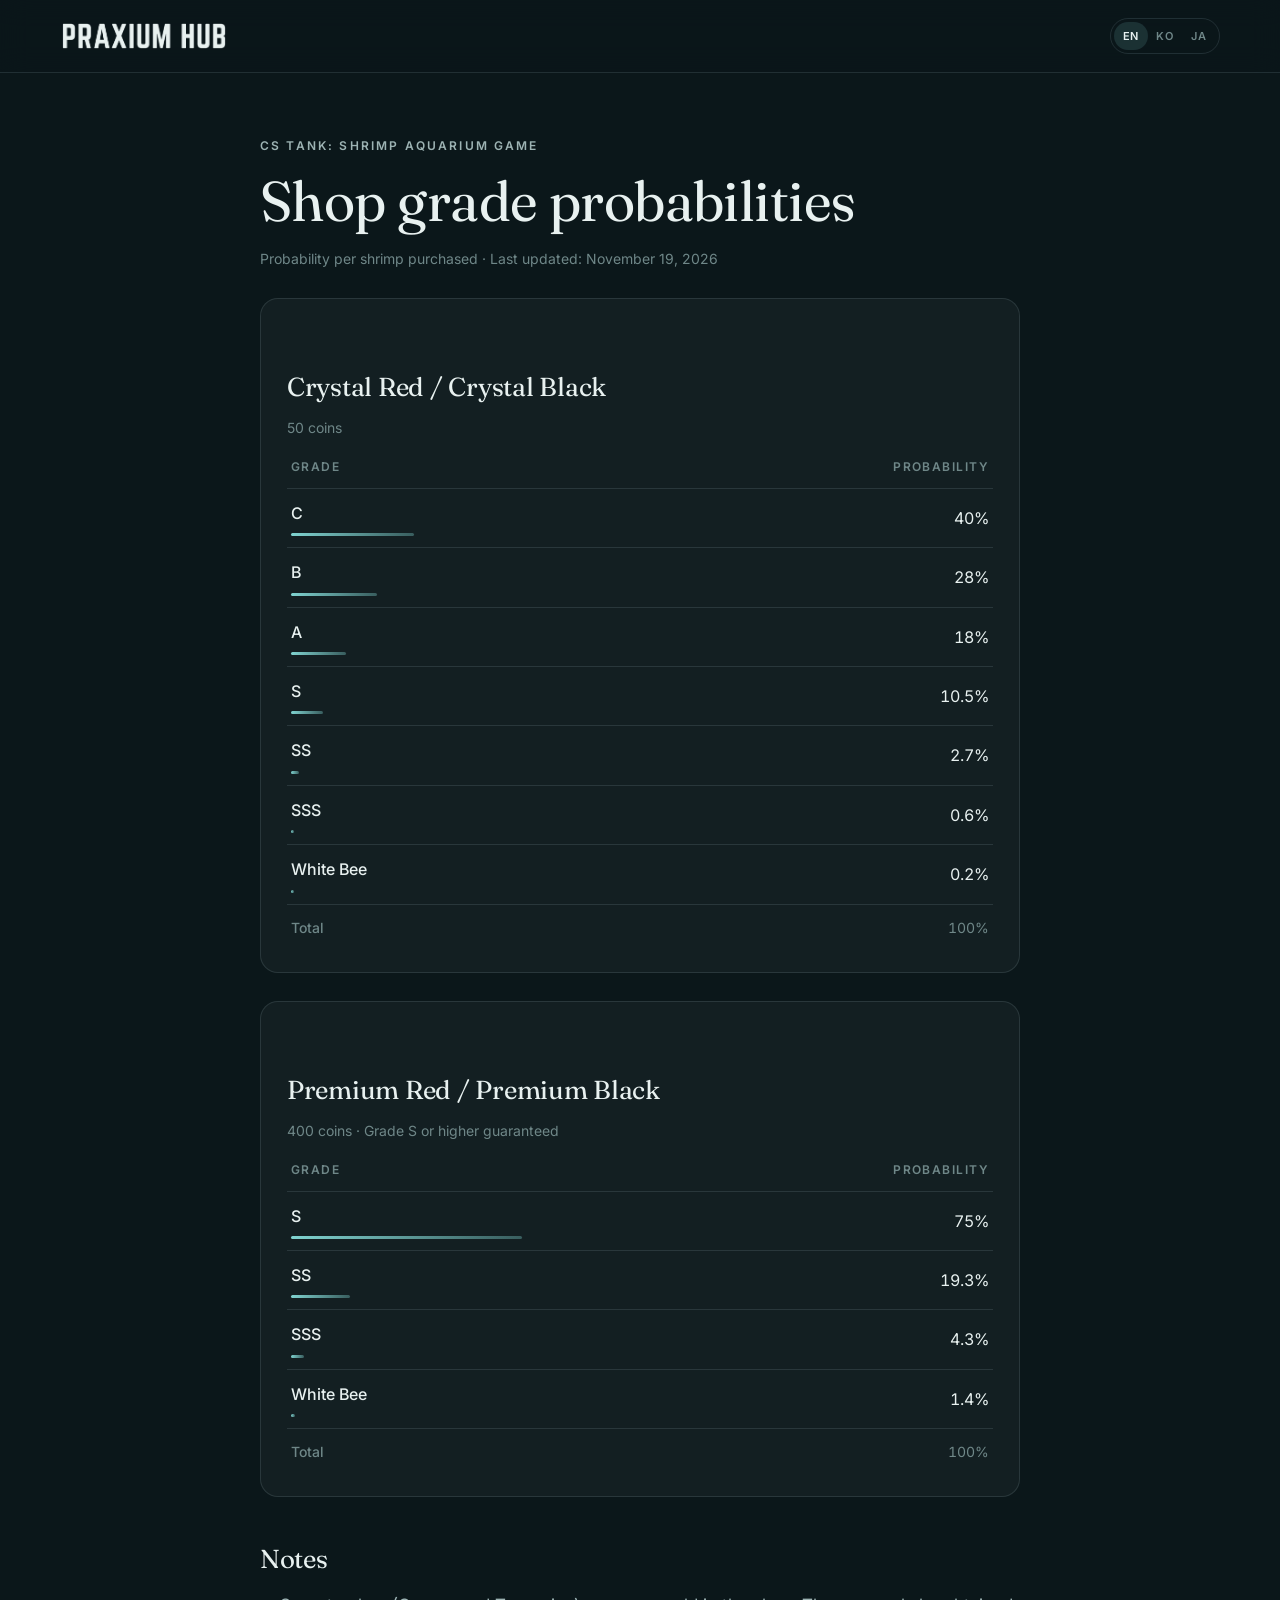
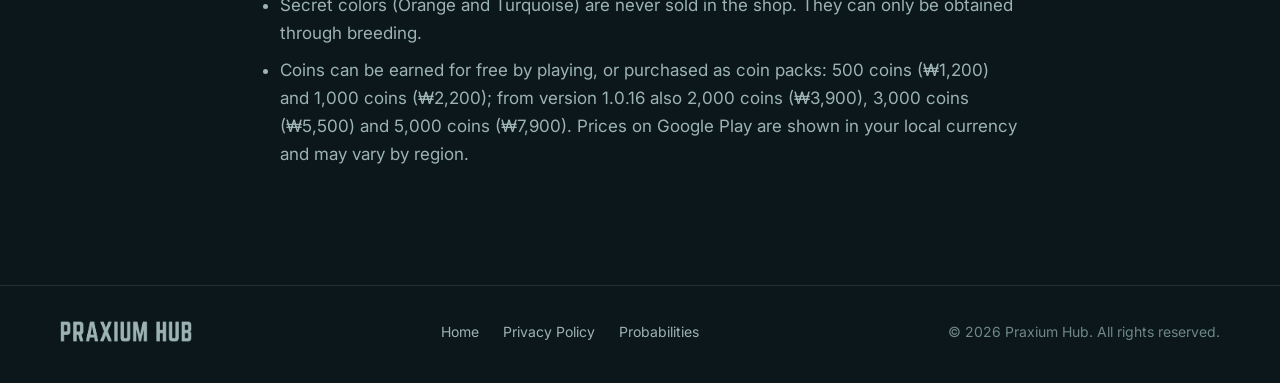
<file: cs-tank/probabilities.html>
<!doctype html>
<html lang="en">
<head>
  <meta charset="utf-8">
  <meta name="viewport" content="width=device-width, initial-scale=1">
  <script>
    (function () {
      var langs = ["en", "ko", "ja"], l;
      try { l = new URLSearchParams(location.search).get("lang") || localStorage.getItem("lang"); } catch (e) {}
      if (langs.indexOf(l) < 0) { l = "en"; }
      var root = document.documentElement;
      root.lang = l;
      if (l !== "en") {
        root.classList.add("i18n-wait");
        setTimeout(function () { root.classList.remove("i18n-wait"); }, 2000);
      }
    })();
  </script>
  <title data-i18n="odds.title">Grade Probabilities — CS Tank: Shrimp Aquarium Game</title>
  <meta name="description" data-i18n-attr="content:odds.desc" content="Grade probabilities for shrimp sold in the CS Tank: Shrimp Aquarium Game shop.">
  <link rel="canonical" href="https://praxiumhub.com/cs-tank/probabilities.html">
  <meta name="theme-color" content="#0d1b1f">
  <link rel="icon" type="image/png" href="/favicon.png?v=3">
  <link rel="preconnect" href="https://fonts.googleapis.com">
  <link rel="preconnect" href="https://fonts.gstatic.com" crossorigin>
  <link href="https://fonts.googleapis.com/css2?family=Fraunces:ital,opsz,wght@0,9..144,300;0,9..144,400;0,9..144,500;1,9..144,300&family=Inter:wght@400;500;600&family=Noto+Serif+KR:wght@400;500&family=Noto+Serif+JP:wght@400;500&display=swap" rel="stylesheet">
  <link rel="stylesheet" href="/assets/css/styles.css?v=8">
</head>
<body>
  <header class="nav is-scrolled">
    <div class="nav__inner">
      <a class="brand" href="/" aria-label="Praxium Hub home"><span class="brand__mark" role="img" aria-label="Praxium Hub"></span></a>
      <div class="nav__right">
        <div class="lang" role="group" aria-label="Language">
          <button type="button" data-set-lang="en" lang="en" aria-label="English">EN</button>
          <button type="button" data-set-lang="ko" lang="ko" aria-label="한국어">KO</button>
          <button type="button" data-set-lang="ja" lang="ja" aria-label="日本語">JA</button>
        </div>
      </div>
    </div>
  </header>

  <main class="doc">
    <!-- English -->
    <div class="wrap" data-lang-only="en" lang="en">
      <p class="eyebrow">CS Tank: Shrimp Aquarium Game</p>
      <h1>Shop grade probabilities</h1>
      <p class="updated">Probability per shrimp purchased · Last updated: November 19, 2026</p>

      <section class="odds">
        <h2>Crystal Red / Crystal Black</h2>
        <p class="price">50 coins</p>
        <table>
          <thead><tr><th>Grade</th><th>Probability</th></tr></thead>
          <tbody>
            <tr><th>C<span class="bar" style="width:40%"></span></th><td>40%</td></tr>
            <tr><th>B<span class="bar" style="width:28%"></span></th><td>28%</td></tr>
            <tr><th>A<span class="bar" style="width:18%"></span></th><td>18%</td></tr>
            <tr><th>S<span class="bar" style="width:10.5%"></span></th><td>10.5%</td></tr>
            <tr><th>SS<span class="bar" style="width:2.7%"></span></th><td>2.7%</td></tr>
            <tr><th>SSS<span class="bar" style="width:0.6%;min-width:3px"></span></th><td>0.6%</td></tr>
            <tr><th>White Bee<span class="bar" style="width:0.2%;min-width:3px"></span></th><td>0.2%</td></tr>
          </tbody>
          <tfoot><tr><th>Total</th><td>100%</td></tr></tfoot>
        </table>
      </section>

      <section class="odds">
        <h2>Premium Red / Premium Black</h2>
        <p class="price">400 coins · Grade S or higher guaranteed</p>
        <table>
          <thead><tr><th>Grade</th><th>Probability</th></tr></thead>
          <tbody>
            <tr><th>S<span class="bar" style="width:75%"></span></th><td>75%</td></tr>
            <tr><th>SS<span class="bar" style="width:19.3%"></span></th><td>19.3%</td></tr>
            <tr><th>SSS<span class="bar" style="width:4.3%"></span></th><td>4.3%</td></tr>
            <tr><th>White Bee<span class="bar" style="width:1.4%;min-width:3px"></span></th><td>1.4%</td></tr>
          </tbody>
          <tfoot><tr><th>Total</th><td>100%</td></tr></tfoot>
        </table>
      </section>

      <div class="notes">
        <h2>Notes</h2>
        <ul>
          <li>Secret colors (Orange and Turquoise) are never sold in the shop. They can only be obtained through breeding.</li>
          <li>Coins can be earned for free by playing, or purchased as coin packs: 500 coins (₩1,200) and 1,000 coins (₩2,200); from version 1.0.16 also 2,000 coins (₩3,900), 3,000 coins (₩5,500) and 5,000 coins (₩7,900). Prices on Google Play are shown in your local currency and may vary by region.</li>
        </ul>
      </div>
    </div>

    <!-- 한국어 -->
    <div class="wrap" data-lang-only="ko" lang="ko">
      <p class="eyebrow">CS Tank: 크리스탈 새우 키우기 어항</p>
      <h1>상점 새우 등급 확률</h1>
      <p class="updated">새우 1마리 구매당 확률 · 최종 수정일: 2026년 11월 19일</p>

      <section class="odds">
        <h2>크리스탈 레드 / 크리스탈 블랙</h2>
        <p class="price">50코인</p>
        <table>
          <thead><tr><th>등급</th><th>확률</th></tr></thead>
          <tbody>
            <tr><th>C<span class="bar" style="width:40%"></span></th><td>40%</td></tr>
            <tr><th>B<span class="bar" style="width:28%"></span></th><td>28%</td></tr>
            <tr><th>A<span class="bar" style="width:18%"></span></th><td>18%</td></tr>
            <tr><th>S<span class="bar" style="width:10.5%"></span></th><td>10.5%</td></tr>
            <tr><th>SS<span class="bar" style="width:2.7%"></span></th><td>2.7%</td></tr>
            <tr><th>SSS<span class="bar" style="width:0.6%;min-width:3px"></span></th><td>0.6%</td></tr>
            <tr><th>White Bee<span class="bar" style="width:0.2%;min-width:3px"></span></th><td>0.2%</td></tr>
          </tbody>
          <tfoot><tr><th>합계</th><td>100%</td></tr></tfoot>
        </table>
      </section>

      <section class="odds">
        <h2>고급 레드 / 고급 블랙</h2>
        <p class="price">400코인 · S등급 이상 보장</p>
        <table>
          <thead><tr><th>등급</th><th>확률</th></tr></thead>
          <tbody>
            <tr><th>S<span class="bar" style="width:75%"></span></th><td>75%</td></tr>
            <tr><th>SS<span class="bar" style="width:19.3%"></span></th><td>19.3%</td></tr>
            <tr><th>SSS<span class="bar" style="width:4.3%"></span></th><td>4.3%</td></tr>
            <tr><th>White Bee<span class="bar" style="width:1.4%;min-width:3px"></span></th><td>1.4%</td></tr>
          </tbody>
          <tfoot><tr><th>합계</th><td>100%</td></tr></tfoot>
        </table>
      </section>

      <div class="notes">
        <h2>안내</h2>
        <ul>
          <li>시크릿 색(주황, 터쿼이즈)은 상점에서 나오지 않으며 번식으로만 얻을 수 있습니다.</li>
          <li>코인은 게임 안에서 무료로 모으거나 코인 묶음(500코인 ₩1,200 / 1,000코인 ₩2,200)으로 구매할 수 있습니다. 1.0.16 버전부터는 2,000코인(₩3,900), 3,000코인(₩5,500), 5,000코인(₩7,900) 묶음도 구매할 수 있습니다.</li>
        </ul>
      </div>
    </div>

    <!-- 日本語 -->
    <div class="wrap" data-lang-only="ja" lang="ja">
      <p class="eyebrow">CS Tank: エビ育成アクアリウム 水槽ゲーム</p>
      <h1>ショップのグレード確率</h1>
      <p class="updated">シュリンプ1匹購入あたりの確率 · 最終更新日:2026年11月19日</p>

      <section class="odds">
        <h2>クリスタルレッド / クリスタルブラック</h2>
        <p class="price">50コイン</p>
        <table>
          <thead><tr><th>グレード</th><th>確率</th></tr></thead>
          <tbody>
            <tr><th>C<span class="bar" style="width:40%"></span></th><td>40%</td></tr>
            <tr><th>B<span class="bar" style="width:28%"></span></th><td>28%</td></tr>
            <tr><th>A<span class="bar" style="width:18%"></span></th><td>18%</td></tr>
            <tr><th>S<span class="bar" style="width:10.5%"></span></th><td>10.5%</td></tr>
            <tr><th>SS<span class="bar" style="width:2.7%"></span></th><td>2.7%</td></tr>
            <tr><th>SSS<span class="bar" style="width:0.6%;min-width:3px"></span></th><td>0.6%</td></tr>
            <tr><th>White Bee<span class="bar" style="width:0.2%;min-width:3px"></span></th><td>0.2%</td></tr>
          </tbody>
          <tfoot><tr><th>合計</th><td>100%</td></tr></tfoot>
        </table>
      </section>

      <section class="odds">
        <h2>プレミアムレッド / プレミアムブラック</h2>
        <p class="price">400コイン · グレードS以上確定</p>
        <table>
          <thead><tr><th>グレード</th><th>確率</th></tr></thead>
          <tbody>
            <tr><th>S<span class="bar" style="width:75%"></span></th><td>75%</td></tr>
            <tr><th>SS<span class="bar" style="width:19.3%"></span></th><td>19.3%</td></tr>
            <tr><th>SSS<span class="bar" style="width:4.3%"></span></th><td>4.3%</td></tr>
            <tr><th>White Bee<span class="bar" style="width:1.4%;min-width:3px"></span></th><td>1.4%</td></tr>
          </tbody>
          <tfoot><tr><th>合計</th><td>100%</td></tr></tfoot>
        </table>
      </section>

      <div class="notes">
        <h2>ご注意</h2>
        <ul>
          <li>シークレットカラー(オレンジ、ターコイズ)はショップでは販売されず、繁殖でのみ入手できます。</li>
          <li>コインはゲーム内で無料で集めるほか、コインパック(500コイン ₩1,200 / 1,000コイン ₩2,200)で購入できます。バージョン 1.0.16 からは 2,000コイン(₩3,900)、3,000コイン(₩5,500)、5,000コイン(₩7,900)のパックも購入できます。Google Play での価格は地域の通貨で表示され、地域により異なる場合があります。</li>
        </ul>
      </div>
    </div>
  </main>

  <footer class="footer">
    <div class="wrap footer__inner">
      <span class="brand__mark brand__mark--sm" role="img" aria-label="Praxium Hub"></span>
      <nav aria-label="Footer">
        <a href="/" data-i18n="nav.home">Home</a>
        <a href="/privacy.html" data-i18n="footer.privacy">Privacy Policy</a>
        <a href="/cs-tank/probabilities.html" data-i18n="footer.odds">Probabilities</a>
      </nav>
      <p>© 2026 Praxium Hub. All rights reserved.</p>
    </div>
  </footer>

  <script src="/assets/js/i18n.js?v=11"></script>
</body>
</html>
</file>
<file: assets/css/styles.css>
/* Praxium Hub — deep, calm water palette with a crystal-red accent */
:root {
  --bg: #0b171a;
  --bg-2: #0f2125;
  --bg-3: #142b30;
  --surface: rgba(255, 255, 255, 0.035);
  --line: rgba(196, 230, 232, 0.12);
  --text: #e8f1f0;
  --muted: #9db3b3;
  --faint: #6f8788;
  --accent: #e2303c;       /* crystal red */
  --accent-soft: #ff6b72;
  --aqua: #7fd3d0;
  --radius: 18px;
  --wrap: 1160px;
  --serif: "Fraunces", Georgia, "Times New Roman", serif;
  --sans: "Inter", system-ui, -apple-system, "Segoe UI", "Apple SD Gothic Neo", "Malgun Gothic", sans-serif;
  color-scheme: dark;
}

*, *::before, *::after { box-sizing: border-box; }
html { scroll-behavior: smooth; -webkit-text-size-adjust: 100%; }
body {
  margin: 0;
  background: var(--bg);
  color: var(--text);
  font: 400 17px/1.65 var(--sans);
  -webkit-font-smoothing: antialiased;
  overflow-x: hidden;
}
img { max-width: 100%; height: auto; display: block; }
a { color: inherit; }
h1, h2, h3 { font-family: var(--serif); font-weight: 400; line-height: 1.12; margin: 0; letter-spacing: -0.01em; }
h1 em, h2 em { font-style: italic; font-weight: 300; color: var(--aqua); }
p { margin: 0; }

.wrap { width: min(var(--wrap), 100% - 32px); margin-inline: auto; }
.skip { position: absolute; left: -999px; top: 8px; background: var(--text); color: var(--bg); padding: 8px 14px; border-radius: 8px; z-index: 100; }
.skip:focus { left: 16px; }
:focus-visible { outline: 2px solid var(--aqua); outline-offset: 3px; border-radius: 6px; }

.eyebrow {
  font: 600 12px/1 var(--sans);
  letter-spacing: 0.18em;
  text-transform: uppercase;
  color: var(--aqua);
  margin-bottom: 18px;
}
.lede { font-size: clamp(18px, 1.6vw, 21px); color: var(--muted); max-width: 62ch; }

/* ---------- Buttons ---------- */
.btn {
  display: inline-flex; align-items: center; justify-content: center;
  min-height: 48px; padding: 0 24px; border-radius: 999px;
  font: 500 15px/1 var(--sans); text-decoration: none;
  transition: transform .2s ease, background .2s ease, border-color .2s ease;
}
.btn:hover { transform: translateY(-1px); }
.btn--primary { background: var(--accent); color: #fff; box-shadow: 0 8px 30px -10px rgba(226, 48, 60, .7); }
.btn--primary:hover { background: #ee3d49; }
.btn--ghost { border: 1px solid var(--line); color: var(--text); }
.btn--ghost:hover { border-color: rgba(196, 230, 232, .35); }
.btn__icon { width: 16px; height: 16px; margin-right: 10px; fill: currentColor; flex: none; }
.product__stores { display: flex; flex-wrap: wrap; gap: 12px; margin-top: 18px; }
.product__meta dd a { color: var(--text); text-decoration: none; border-bottom: 1px solid var(--line); }
.product__meta dd a:hover { border-color: var(--aqua); }

/* ---------- Nav ---------- */
.nav {
  position: fixed; inset: 0 0 auto 0; z-index: 50;
  transition: background .3s ease, border-color .3s ease, backdrop-filter .3s ease;
  border-bottom: 1px solid transparent;
}
.nav.is-scrolled { background: rgba(11, 23, 26, .78); backdrop-filter: blur(14px); -webkit-backdrop-filter: blur(14px); border-color: var(--line); }
.nav__inner { width: min(var(--wrap), 100% - 32px); margin-inline: auto; height: 72px; display: flex; align-items: center; justify-content: space-between; }
.brand { display: flex; align-items: center; }
.brand__mark {
  display: block; width: 168px; aspect-ratio: 1434 / 227;
  background: var(--text);
  -webkit-mask: url("/assets/img/logo-wordmark.png") center / contain no-repeat;
          mask: url("/assets/img/logo-wordmark.png") center / contain no-repeat;
}
.brand__mark--sm { width: 132px; background: var(--muted); }
.nav__links { display: flex; align-items: center; gap: 30px; }
.nav__links a { text-decoration: none; font-size: 14px; color: var(--muted); transition: color .2s; }
.nav__links a:hover { color: var(--text); }
.nav__links .nav__cta { color: var(--text); border: 1px solid var(--line); padding: 9px 18px; border-radius: 999px; }
.nav__links .nav__cta:hover { border-color: rgba(196, 230, 232, .35); }
.nav__toggle { display: none; }
.nav__right { display: flex; align-items: center; gap: 8px; margin-left: 22px; }

/* Language switcher */
.lang { display: flex; padding: 3px; border: 1px solid var(--line); border-radius: 999px; }
.lang button {
  min-width: 34px; height: 28px; padding: 0 8px; border: 0; border-radius: 999px;
  background: none; color: var(--faint); cursor: pointer;
  font: 600 11px/1 var(--sans); letter-spacing: .08em;
  transition: color .2s, background .2s;
}
.lang button:hover { color: var(--text); }
.lang button[aria-pressed="true"] { background: rgba(127, 211, 208, .14); color: var(--text); }

@media (max-width: 960px) { .nav__links { gap: 22px; } .nav__right { margin-left: 16px; } }
@media (max-width: 820px) {
  .nav__right { margin-left: 0; }
  .brand__mark { width: 140px; }
  .nav__toggle {
    display: grid; place-content: center; gap: 6px;
    width: 44px; height: 44px; background: none; border: 0; cursor: pointer; padding: 0;
  }
  .nav__toggle span { display: block; width: 22px; height: 1.5px; background: var(--text); transition: transform .25s; }
  .nav__toggle[aria-expanded="true"] span:first-child { transform: translateY(3.75px) rotate(45deg); }
  .nav__toggle[aria-expanded="true"] span:last-child { transform: translateY(-3.75px) rotate(-45deg); }
  .nav__links {
    position: fixed; inset: 72px 0 auto 0;
    flex-direction: column; align-items: stretch; gap: 0;
    background: rgba(11, 23, 26, .97); backdrop-filter: blur(14px);
    border-bottom: 1px solid var(--line);
    padding: 8px 16px 20px;
    transform: translateY(-8px); opacity: 0; pointer-events: none;
    transition: opacity .2s, transform .2s;
  }
  .nav__links.is-open { opacity: 1; transform: none; pointer-events: auto; }
  .nav__links a { padding: 14px 4px; font-size: 16px; border-bottom: 1px solid var(--line); }
  .nav__links .nav__cta { border: 0; padding: 14px 4px; border-radius: 0; }
  .nav.menu-open { background: rgba(11, 23, 26, .97); }
}

/* ---------- Hero ---------- */
.hero {
  position: relative; min-height: 100svh;
  display: flex; align-items: center;
  padding: 120px 0 90px;
  background:
    radial-gradient(1200px 700px at 75% 40%, #1f3d43 0%, transparent 60%),
    linear-gradient(180deg, #10262b 0%, var(--bg) 100%);
  overflow: hidden;
}
.hero__water { position: absolute; inset: 0; pointer-events: none; }
.caustics {
  position: absolute; inset: -20%;
  background:
    radial-gradient(40% 20% at 30% 10%, rgba(127, 211, 208, .08), transparent 70%),
    radial-gradient(30% 16% at 70% 0%, rgba(127, 211, 208, .07), transparent 70%),
    radial-gradient(25% 12% at 50% 20%, rgba(255, 255, 255, .04), transparent 70%);
  animation: drift 22s ease-in-out infinite alternate;
}
@keyframes drift { to { transform: translate3d(4%, 3%, 0) scale(1.05); } }
.bubbles span {
  position: absolute; bottom: -20px; border-radius: 50%;
  border: 1px solid rgba(200, 240, 240, .35);
  background: radial-gradient(circle at 35% 30%, rgba(255, 255, 255, .35), rgba(255, 255, 255, .02) 60%);
  animation: rise linear infinite;
}
@keyframes rise {
  0% { transform: translate3d(0, 0, 0); opacity: 0; }
  10% { opacity: .9; }
  100% { transform: translate3d(var(--sway, 20px), -110vh, 0); opacity: 0; }
}

.hero__grid { position: relative; display: grid; grid-template-columns: 1.05fr .95fr; align-items: center; gap: 40px; }
.hero h1 { font-size: clamp(44px, 6.4vw, 88px); margin-bottom: 26px; }
.hero .lede { margin-bottom: 36px; }
.hero__actions { display: flex; flex-wrap: wrap; gap: 12px; }
.hero__art { position: relative; margin: 0; aspect-ratio: 1; }
.hero__art img {
  position: relative; width: 100%; height: 100%; object-fit: cover;
  -webkit-mask-image: radial-gradient(closest-side, #000 62%, transparent 100%);
          mask-image: radial-gradient(closest-side, #000 62%, transparent 100%);
  animation: float 9s ease-in-out infinite;
}
.hero__glow {
  position: absolute; inset: 18%; border-radius: 50%;
  background: radial-gradient(circle, rgba(226, 48, 60, .22), transparent 70%);
  filter: blur(30px);
}
@keyframes float { 50% { transform: translateY(-14px) rotate(-1.2deg); } }

.scroll-cue { position: absolute; left: 50%; bottom: 28px; transform: translateX(-50%); width: 24px; height: 38px; border: 1px solid var(--line); border-radius: 12px; }
.scroll-cue span { position: absolute; left: 50%; top: 8px; width: 3px; height: 7px; margin-left: -1.5px; border-radius: 2px; background: var(--muted); animation: cue 2.2s ease-in-out infinite; }
@keyframes cue { 0% { opacity: 0; transform: translateY(0); } 30% { opacity: 1; } 100% { opacity: 0; transform: translateY(12px); } }

@media (max-width: 900px) {
  .hero { padding-top: 104px; }
  .hero__grid { grid-template-columns: 1fr; gap: 8px; }
  .hero__art { order: -1; width: min(360px, 80%); margin: 0 auto; }
  .scroll-cue { display: none; }
}

/* ---------- Sections ---------- */
.section { padding: clamp(88px, 12vw, 150px) 0; position: relative; }
.section h2 { font-size: clamp(34px, 4.4vw, 58px); margin-bottom: 28px; max-width: 22ch; }

/* About */
.about { background: var(--bg); }
.equation {
  display: flex; flex-wrap: wrap; align-items: center; gap: 18px 26px;
  margin: 56px 0 60px; padding: 34px 36px;
  border: 1px solid var(--line); border-radius: var(--radius);
  background: linear-gradient(135deg, rgba(127, 211, 208, .05), transparent 60%);
}
.term { display: flex; flex-direction: column; gap: 6px; }
.term__word { font: italic 300 clamp(30px, 3.6vw, 46px)/1 var(--serif); }
.term__gloss { font-size: 13px; color: var(--faint); letter-spacing: .04em; }
.term--result .term__word { font-style: normal; font-weight: 500; color: var(--accent-soft); }
.op { font: 300 32px/1 var(--serif); color: var(--faint); }
.cols { display: grid; grid-template-columns: 1fr 1fr; gap: 40px; color: var(--muted); font-size: 18px; }
.cols em { color: var(--text); }
@media (max-width: 760px) {
  .cols { grid-template-columns: 1fr; gap: 20px; }
  .equation { padding: 26px 22px; }
}

/* Approach */
.approach { background: var(--bg-2); }
.pillars { list-style: none; padding: 0; margin: 64px 0 0; display: grid; grid-template-columns: repeat(3, 1fr); gap: 20px; }
.pillar { padding: 32px 28px 34px; border-radius: var(--radius); background: var(--surface); border: 1px solid var(--line); }
.pillar__num { font: 500 13px/1 var(--sans); color: var(--accent-soft); letter-spacing: .1em; }
.pillar h3 { font-size: 30px; margin: 22px 0 12px; }
.pillar p { color: var(--muted); font-size: 16px; }
@media (max-width: 860px) { .pillars { grid-template-columns: 1fr; } }

/* Product */
.product { background: linear-gradient(180deg, var(--bg-2), var(--bg) 40%); }
.product__head { display: flex; align-items: center; gap: 26px; margin-bottom: 30px; }
.product__head h2 { margin-bottom: 10px; }
.product__head .eyebrow { margin-bottom: 12px; }
.product__icon { width: 96px; height: 96px; border-radius: 22px; box-shadow: 0 14px 40px -12px rgba(0, 0, 0, .7), 0 0 0 1px var(--line); flex: none; }
.product__status { display: inline-flex; align-items: center; gap: 10px; font-size: 14px; color: var(--muted); }
.dot { width: 8px; height: 8px; border-radius: 50%; background: var(--aqua); box-shadow: 0 0 0 0 rgba(127, 211, 208, .6); animation: pulse 2.4s infinite; }
@keyframes pulse { 70% { box-shadow: 0 0 0 10px rgba(127, 211, 208, 0); } 100% { box-shadow: 0 0 0 0 rgba(127, 211, 208, 0); } }

.shot { margin: 56px 0 72px; border-radius: calc(var(--radius) + 4px); overflow: hidden; border: 1px solid var(--line); box-shadow: 0 40px 80px -40px rgba(0, 0, 0, .9); }
.shot img { width: 100%; }

.features { list-style: none; padding: 0; margin: 0; display: grid; grid-template-columns: repeat(3, 1fr); gap: 44px 40px; }
.feature svg { width: 30px; height: 30px; fill: none; stroke: var(--aqua); stroke-width: 1.4; stroke-linecap: round; stroke-linejoin: round; margin-bottom: 18px; }
.feature h3 { font-size: 23px; margin-bottom: 10px; }
.feature p { color: var(--muted); font-size: 16px; }
@media (max-width: 900px) { .features { grid-template-columns: 1fr 1fr; } }
@media (max-width: 600px) {
  .features { grid-template-columns: 1fr; gap: 34px; }
  .product__head { flex-direction: column; align-items: flex-start; gap: 20px; }
}

.product__meta { margin: 72px 0 0; padding-top: 30px; border-top: 1px solid var(--line); }
.product__meta dl { margin: 0; display: grid; grid-template-columns: repeat(3, 1fr); gap: 24px; }
.product__meta dt { font-size: 12px; letter-spacing: .14em; text-transform: uppercase; color: var(--faint); margin-bottom: 6px; }
.product__meta dd { margin: 0; font-size: 16px; }
.product__meta .langs span { white-space: nowrap; }
.text-link { display: inline-block; margin-top: 26px; font-size: 15px; color: var(--aqua); text-decoration: none; border-bottom: 1px solid rgba(127, 211, 208, .35); padding-bottom: 2px; }
.text-link:hover { color: var(--text); border-color: var(--text); }

/* Probability tables */
.odds { margin: 28px 0 8px; padding: 26px 26px 22px; border: 1px solid var(--line); border-radius: var(--radius); background: var(--surface); }
.odds h2 { margin: 0 0 4px; font-size: 24px; }
.odds .price { margin: 0 0 18px; font-size: 14px; color: var(--faint); }
.odds table { width: 100%; border-collapse: collapse; font-variant-numeric: tabular-nums; }
.odds th, .odds td { padding: 11px 4px; border-top: 1px solid var(--line); text-align: left; font-size: 16px; }
.odds th { font-weight: 500; color: var(--text); }
.odds td { text-align: right; color: var(--text); }
.odds thead th { border-top: 0; padding-top: 0; font-size: 12px; letter-spacing: .12em; text-transform: uppercase; color: var(--faint); font-weight: 600; }
.odds thead th:last-child { text-align: right; }
.odds .bar { display: block; height: 3px; margin-top: 7px; border-radius: 2px; background: linear-gradient(90deg, var(--aqua), rgba(127, 211, 208, .35)); }
.odds tfoot td, .odds tfoot th { color: var(--faint); font-size: 14px; }
.doc .notes { margin-top: 36px; }
@media (max-width: 700px) { .product__meta dl { grid-template-columns: 1fr; } }

.detail { margin: 72px 0 0; display: grid; grid-template-columns: 1.2fr 1fr; align-items: end; gap: 32px; }
.detail img { border-radius: var(--radius); border: 1px solid var(--line); }
.detail figcaption { font: italic 300 clamp(22px, 2.4vw, 30px)/1.3 var(--serif); color: var(--muted); padding-bottom: 8px; }
@media (max-width: 760px) { .detail { grid-template-columns: 1fr; } }

/* Journey */
.journey { background: var(--bg-3); overflow: hidden; }
.journey::before {
  content: ""; position: absolute; inset: 0;
  background: radial-gradient(700px 400px at 90% 0%, rgba(127, 211, 208, .08), transparent 70%);
  pointer-events: none;
}
.timeline { list-style: none; padding: 0; margin: 64px 0 0; display: grid; grid-template-columns: repeat(3, 1fr); position: relative; }
.timeline::before { content: ""; position: absolute; top: 7px; left: 0; right: 0; height: 1px; background: linear-gradient(90deg, var(--aqua), var(--line) 40%, transparent); }
.timeline li { position: relative; padding: 40px 28px 0 0; }
.timeline li::before { content: ""; position: absolute; top: 0; left: 0; width: 15px; height: 15px; border-radius: 50%; background: var(--bg-3); border: 1px solid var(--faint); }
.timeline li.is-now::before { background: var(--accent); border-color: var(--accent); box-shadow: 0 0 0 6px rgba(226, 48, 60, .18); }
.timeline__tag { font: 600 12px/1 var(--sans); letter-spacing: .16em; text-transform: uppercase; color: var(--faint); }
.is-now .timeline__tag { color: var(--accent-soft); }
.timeline h3 { font-size: 26px; margin: 14px 0 10px; }
.timeline p { color: var(--muted); font-size: 16px; }
@media (max-width: 760px) {
  .timeline { grid-template-columns: 1fr; gap: 36px; padding-left: 30px; }
  .timeline::before { top: 0; bottom: 0; left: 7px; right: auto; width: 1px; height: auto; background: linear-gradient(180deg, var(--aqua), var(--line) 50%, transparent); }
  .timeline li { padding: 0; }
  .timeline li::before { left: -30px; }
}

/* Contact */
.contact { text-align: center; background: radial-gradient(600px 300px at 50% 100%, rgba(226, 48, 60, .1), transparent 70%), var(--bg); }
.contact__inner { display: flex; flex-direction: column; align-items: center; gap: 22px; }
.contact h2 { margin: 0; }
.contact p { color: var(--muted); max-width: 46ch; margin-bottom: 8px; }
.contact .btn { overflow-wrap: anywhere; }

/* Footer */
.footer { border-top: 1px solid var(--line); padding: 34px 0 40px; font-size: 14px; color: var(--faint); }
.footer__inner { display: flex; flex-wrap: wrap; align-items: center; justify-content: space-between; gap: 18px 32px; }
.footer nav { display: flex; gap: 24px; }
.footer a { text-decoration: none; color: var(--muted); }
.footer a:hover { color: var(--text); }

/* ---------- Doc pages (privacy, 404) ---------- */
.doc { padding: 140px 0 100px; }
.doc .wrap { max-width: 760px; }
.doc h1 { font-size: clamp(38px, 5vw, 56px); margin-bottom: 14px; }
.doc h2 { font-size: 26px; margin: 48px 0 14px; }
.doc p, .doc li { color: var(--muted); }
.doc p + p { margin-top: 14px; }
.doc ul { padding-left: 20px; }
.doc li + li { margin-top: 8px; }
.doc a { color: var(--aqua); }
.doc .updated { font-size: 14px; color: var(--faint); }

/* ---------- Languages ---------- */
.i18n-wait body { opacity: 0; }
[data-lang-only] { display: none; }
html[lang="en"] [data-lang-only="en"],
html[lang="ko"] [data-lang-only="ko"],
html[lang="ja"] [data-lang-only="ja"] { display: block; }

html:lang(ko) {
  --serif: "Fraunces", "Noto Serif KR", Georgia, serif;
  --sans: "Inter", "Apple SD Gothic Neo", "Malgun Gothic", "Noto Sans KR", system-ui, sans-serif;
}
html:lang(ja) {
  --serif: "Fraunces", "Noto Serif JP", Georgia, serif;
  --sans: "Inter", "Hiragino Kaku Gothic ProN", "Hiragino Sans", "Yu Gothic", "Meiryo", system-ui, sans-serif;
}
html:lang(ko) body { word-break: keep-all; overflow-wrap: anywhere; }
html:lang(ja) body { line-break: strict; }
html:lang(ja) :is(h1, h2, h3, .lede, figcaption) { word-break: auto-phrase; }
/* CJK has no true italics — keep the accent colour, drop the slant */
html:is(:lang(ko), :lang(ja)) :is(h1 em, h2 em, .cols em, .detail figcaption) { font-style: normal; }
html:is(:lang(ko), :lang(ja)) .hero h1 { font-size: clamp(38px, 5.2vw, 70px); line-height: 1.25; }
html:is(:lang(ko), :lang(ja)) .section h2 { font-size: clamp(30px, 3.8vw, 50px); line-height: 1.3; }
html:is(:lang(ko), :lang(ja)) :is(.pillar h3, .feature h3, .timeline h3) { line-height: 1.35; }
html:is(:lang(ko), :lang(ja)) .detail figcaption { font-weight: 400; font-size: clamp(20px, 2.1vw, 26px); }
html:is(:lang(ko), :lang(ja)) .eyebrow { letter-spacing: .08em; }

/* ---------- Reveal ---------- */
.js .reveal { opacity: 0; transform: translateY(18px); transition: opacity .9s ease, transform .9s cubic-bezier(.2, .7, .2, 1); }
.js .reveal.is-visible { opacity: 1; transform: none; }

@media (prefers-reduced-motion: reduce) {
  html { scroll-behavior: auto; }
  *, *::before, *::after { animation: none !important; transition: none !important; }
  .js .reveal { opacity: 1; transform: none; }
  .bubbles { display: none; }
}

/* Store listing name under the product title */
.product__store { margin: -4px 0 12px; font-size: 14px; color: var(--muted); letter-spacing: .01em; }
</file>
